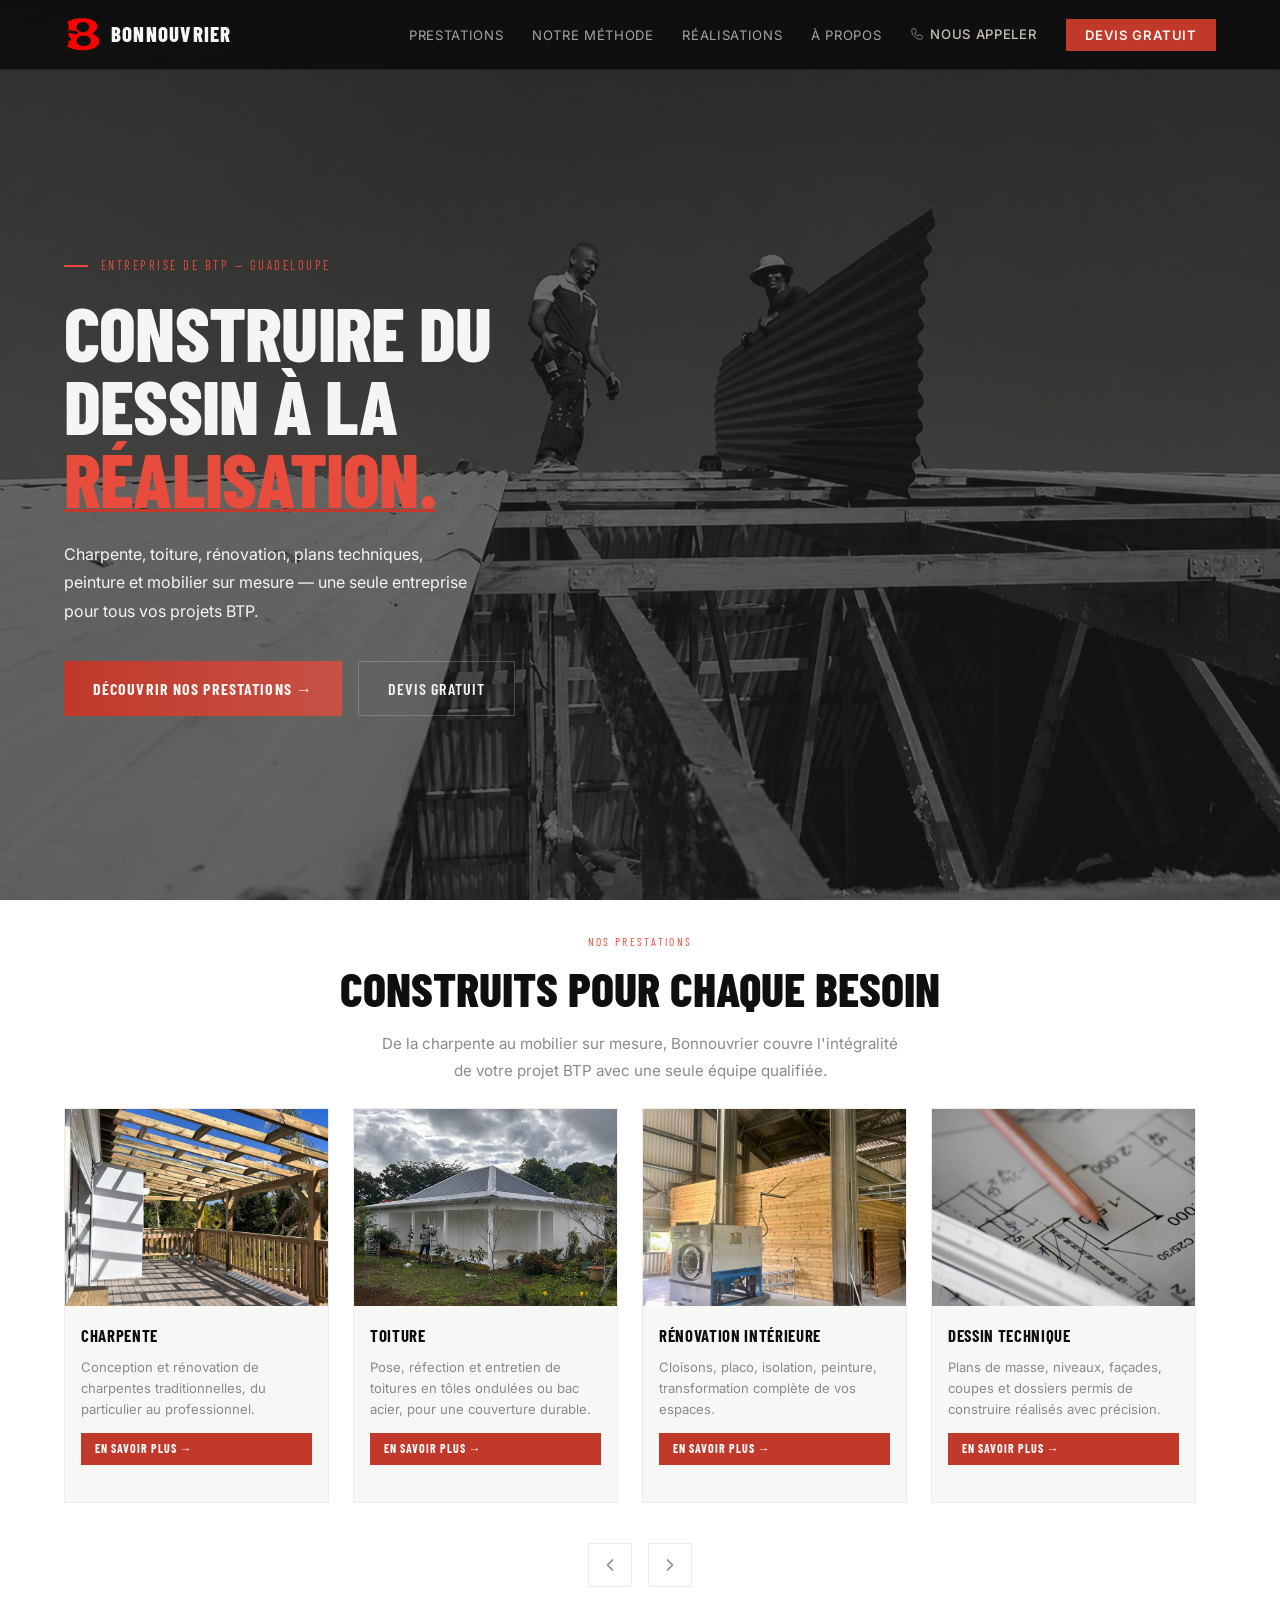
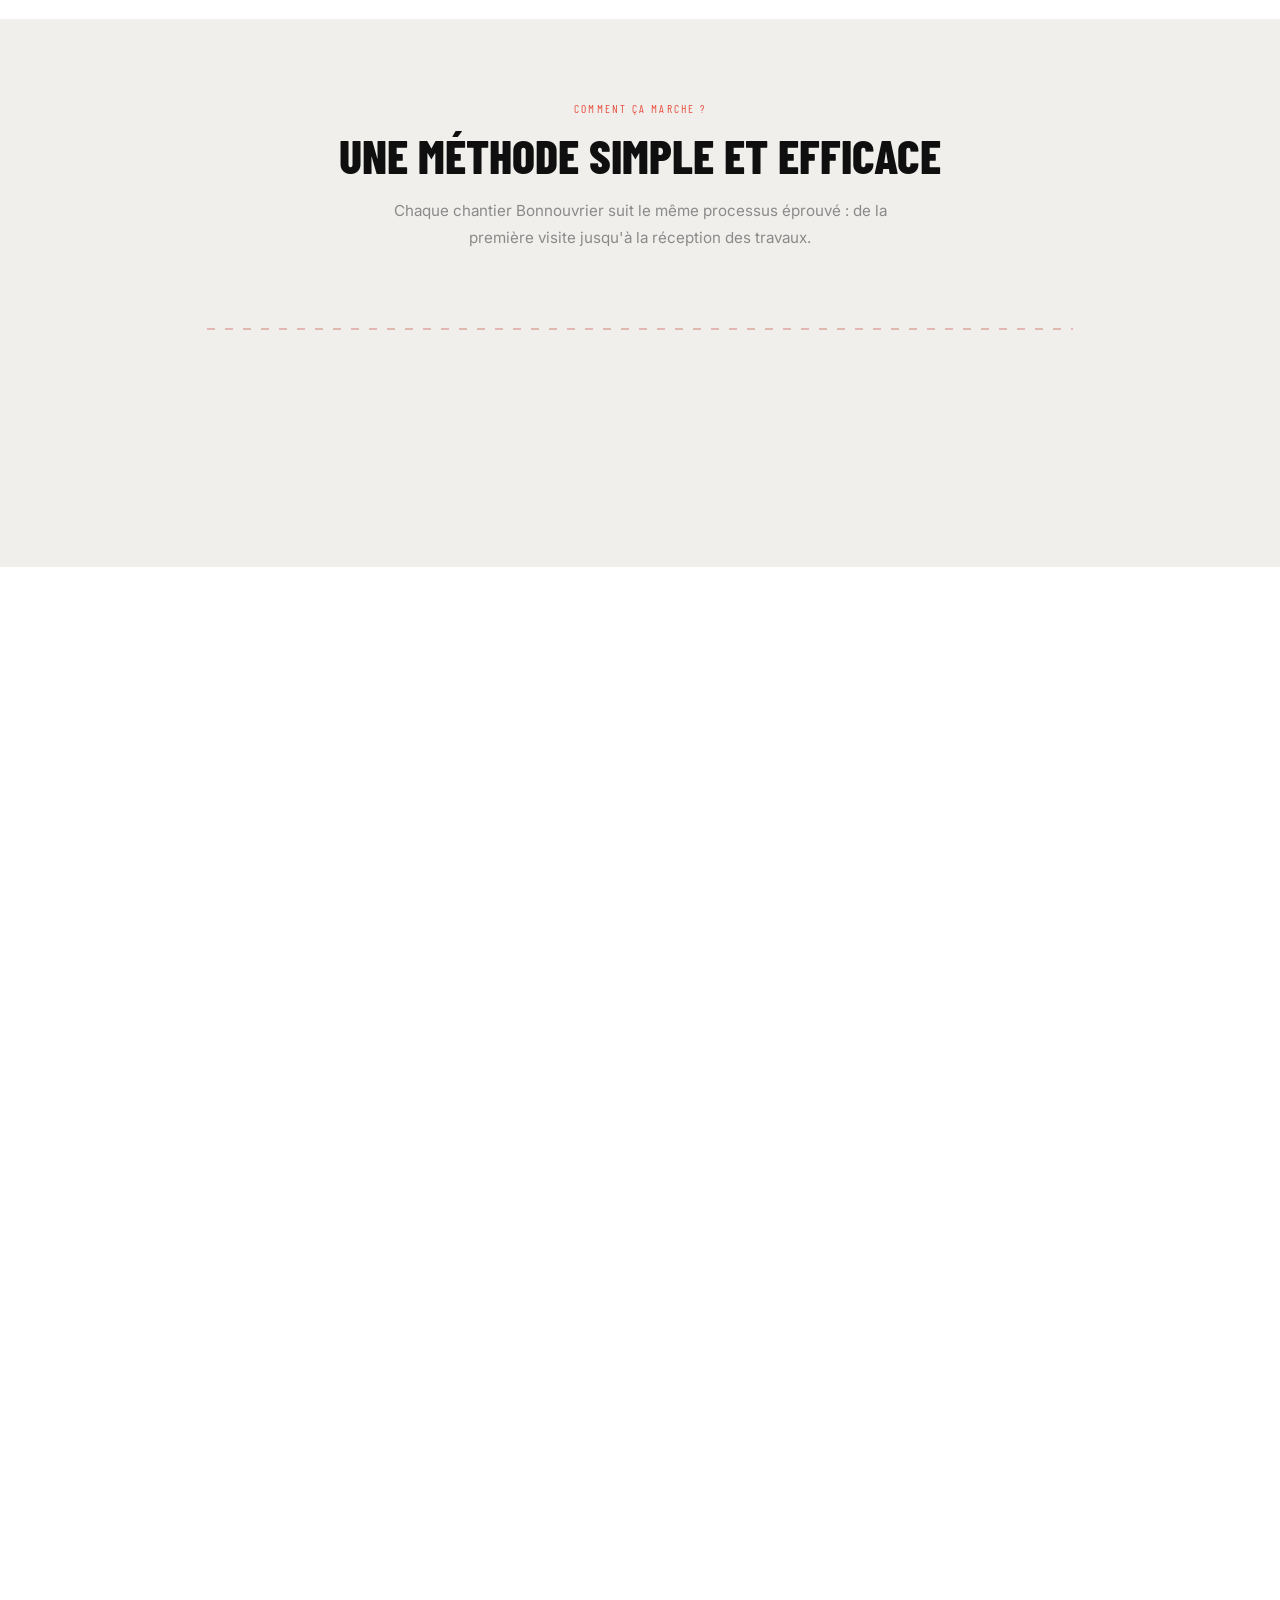
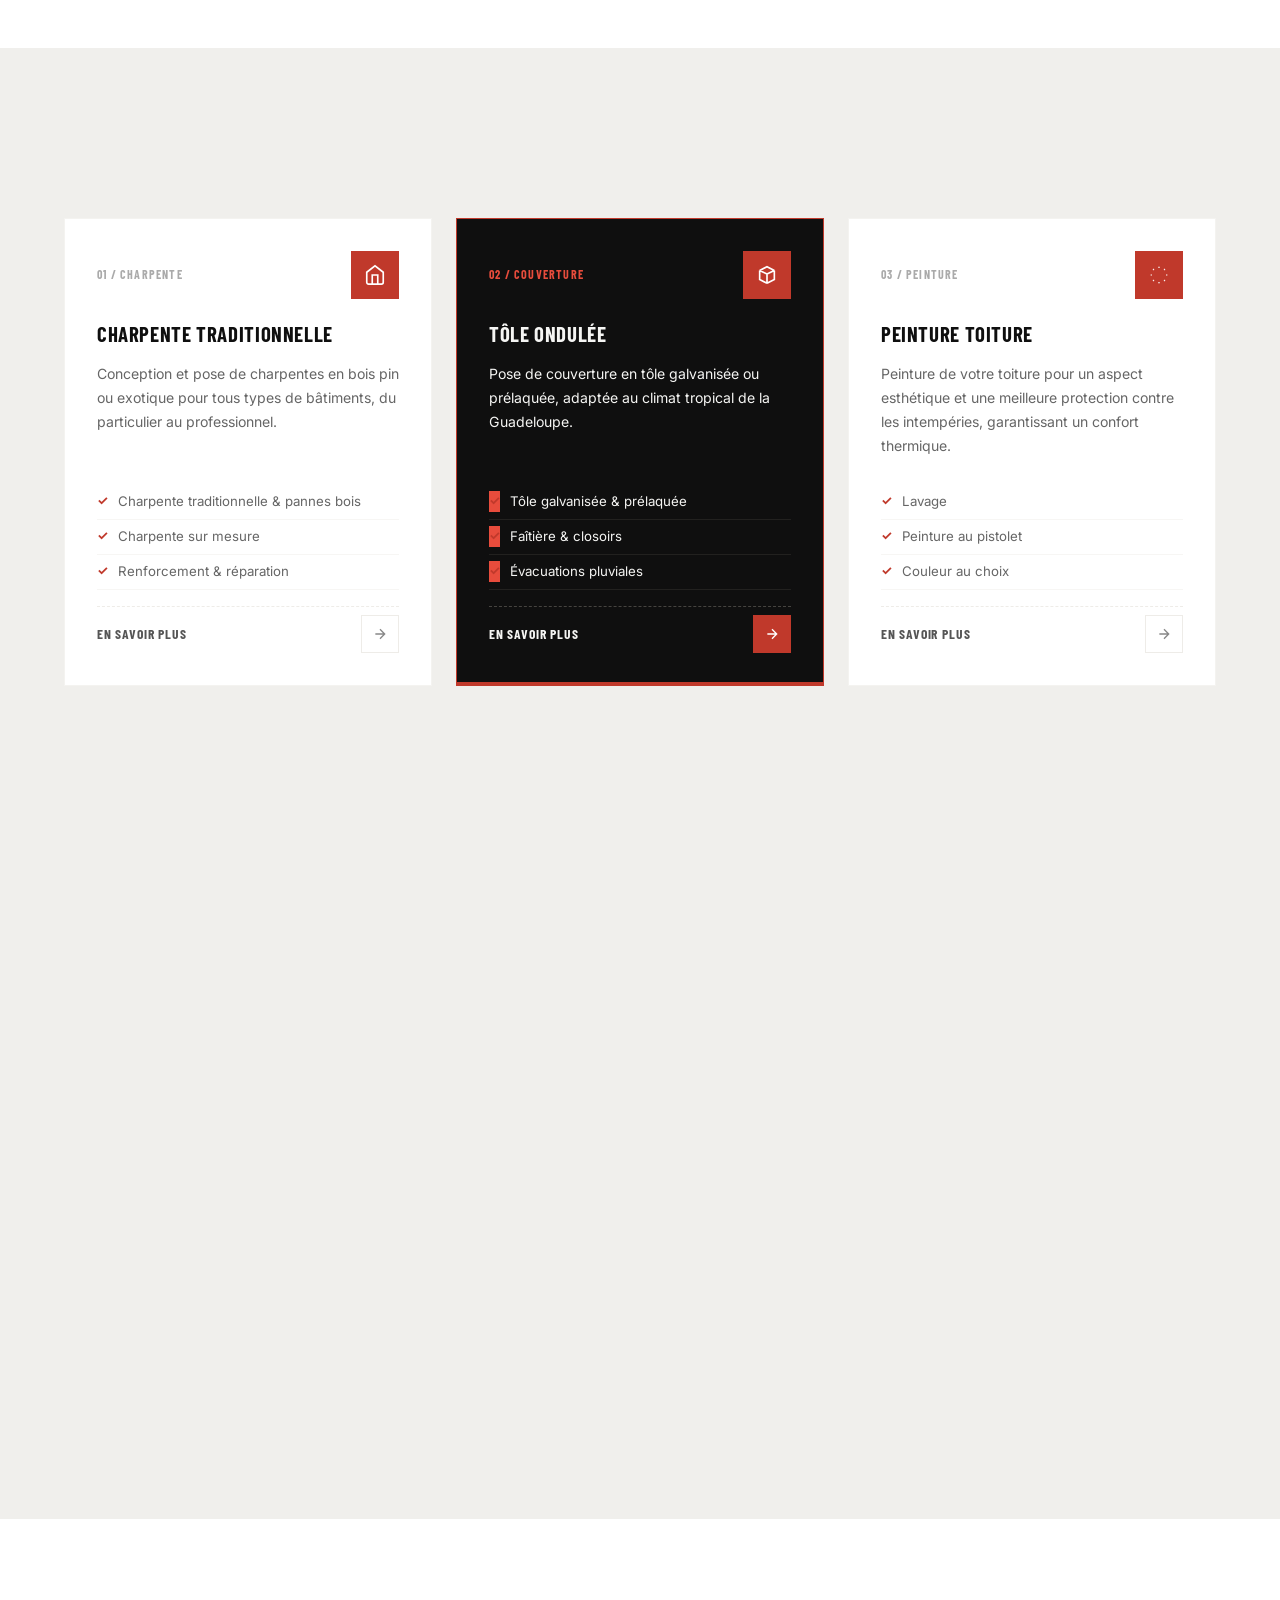
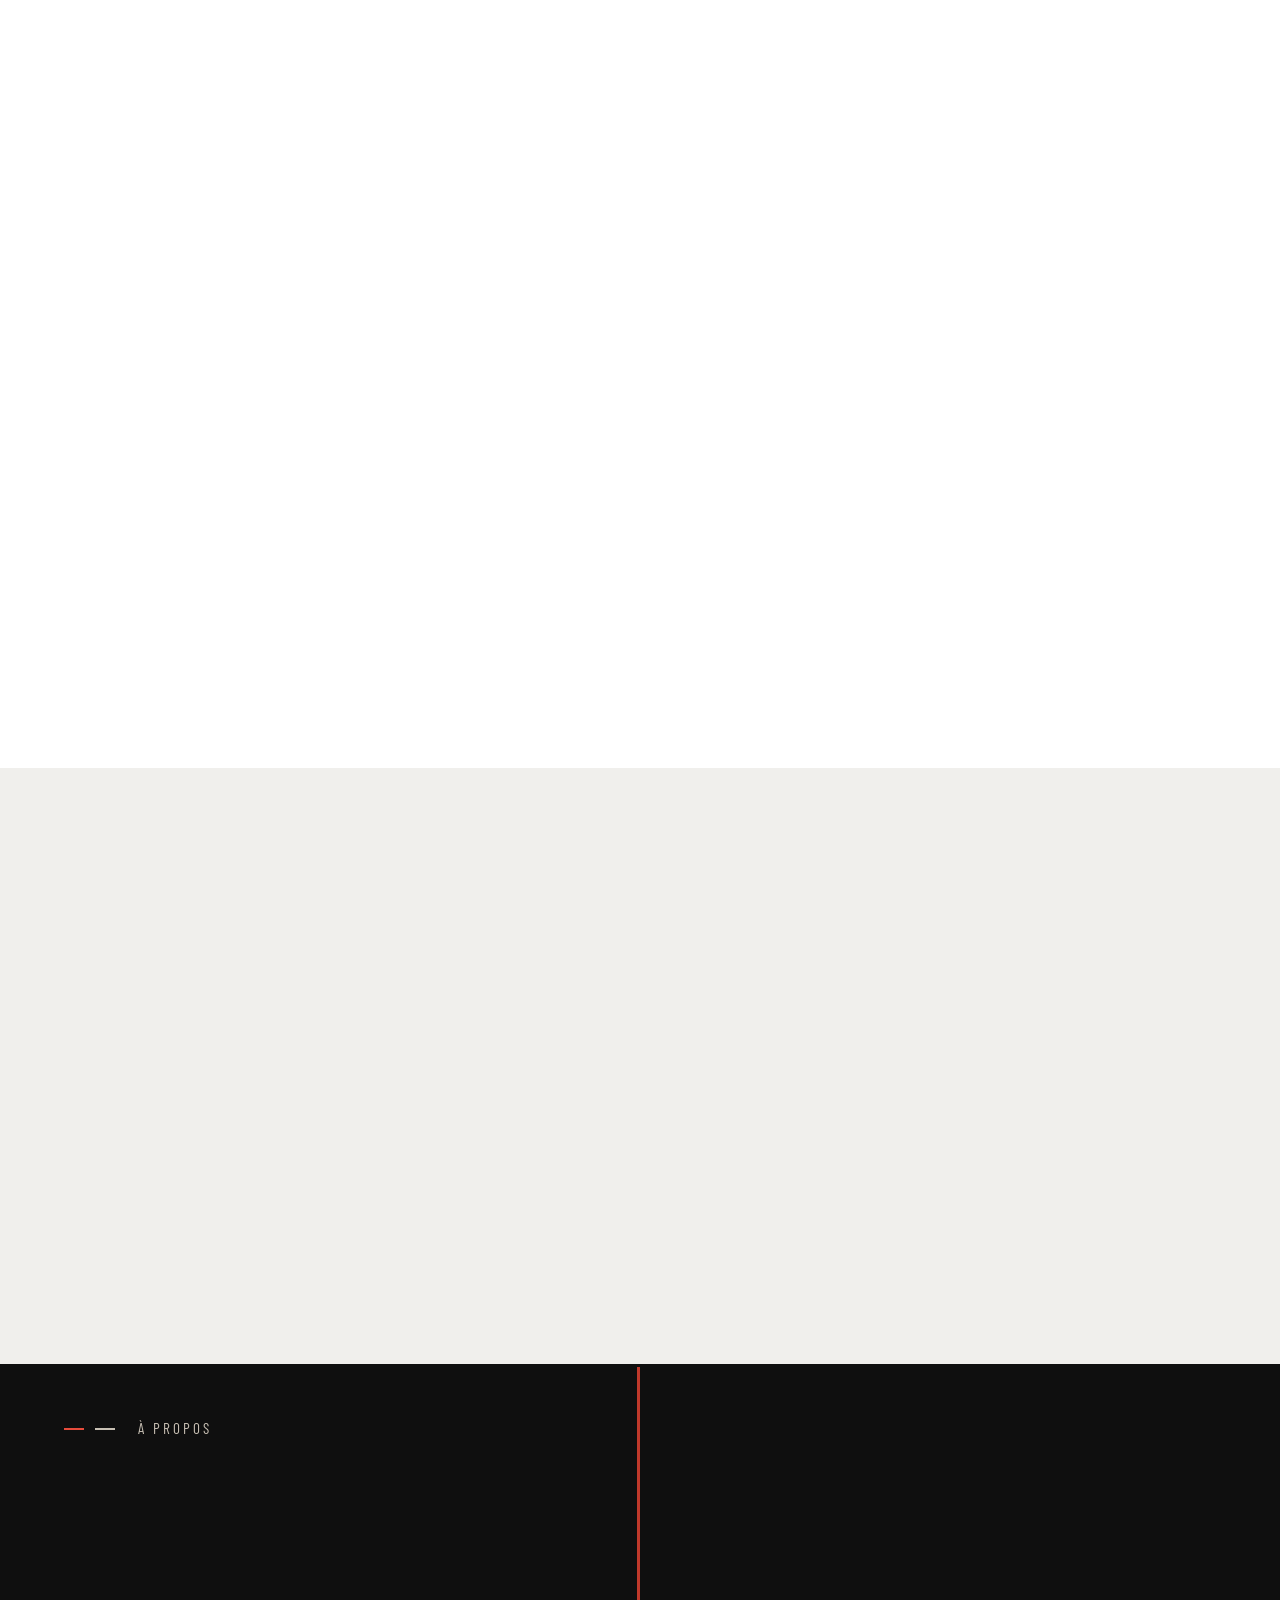
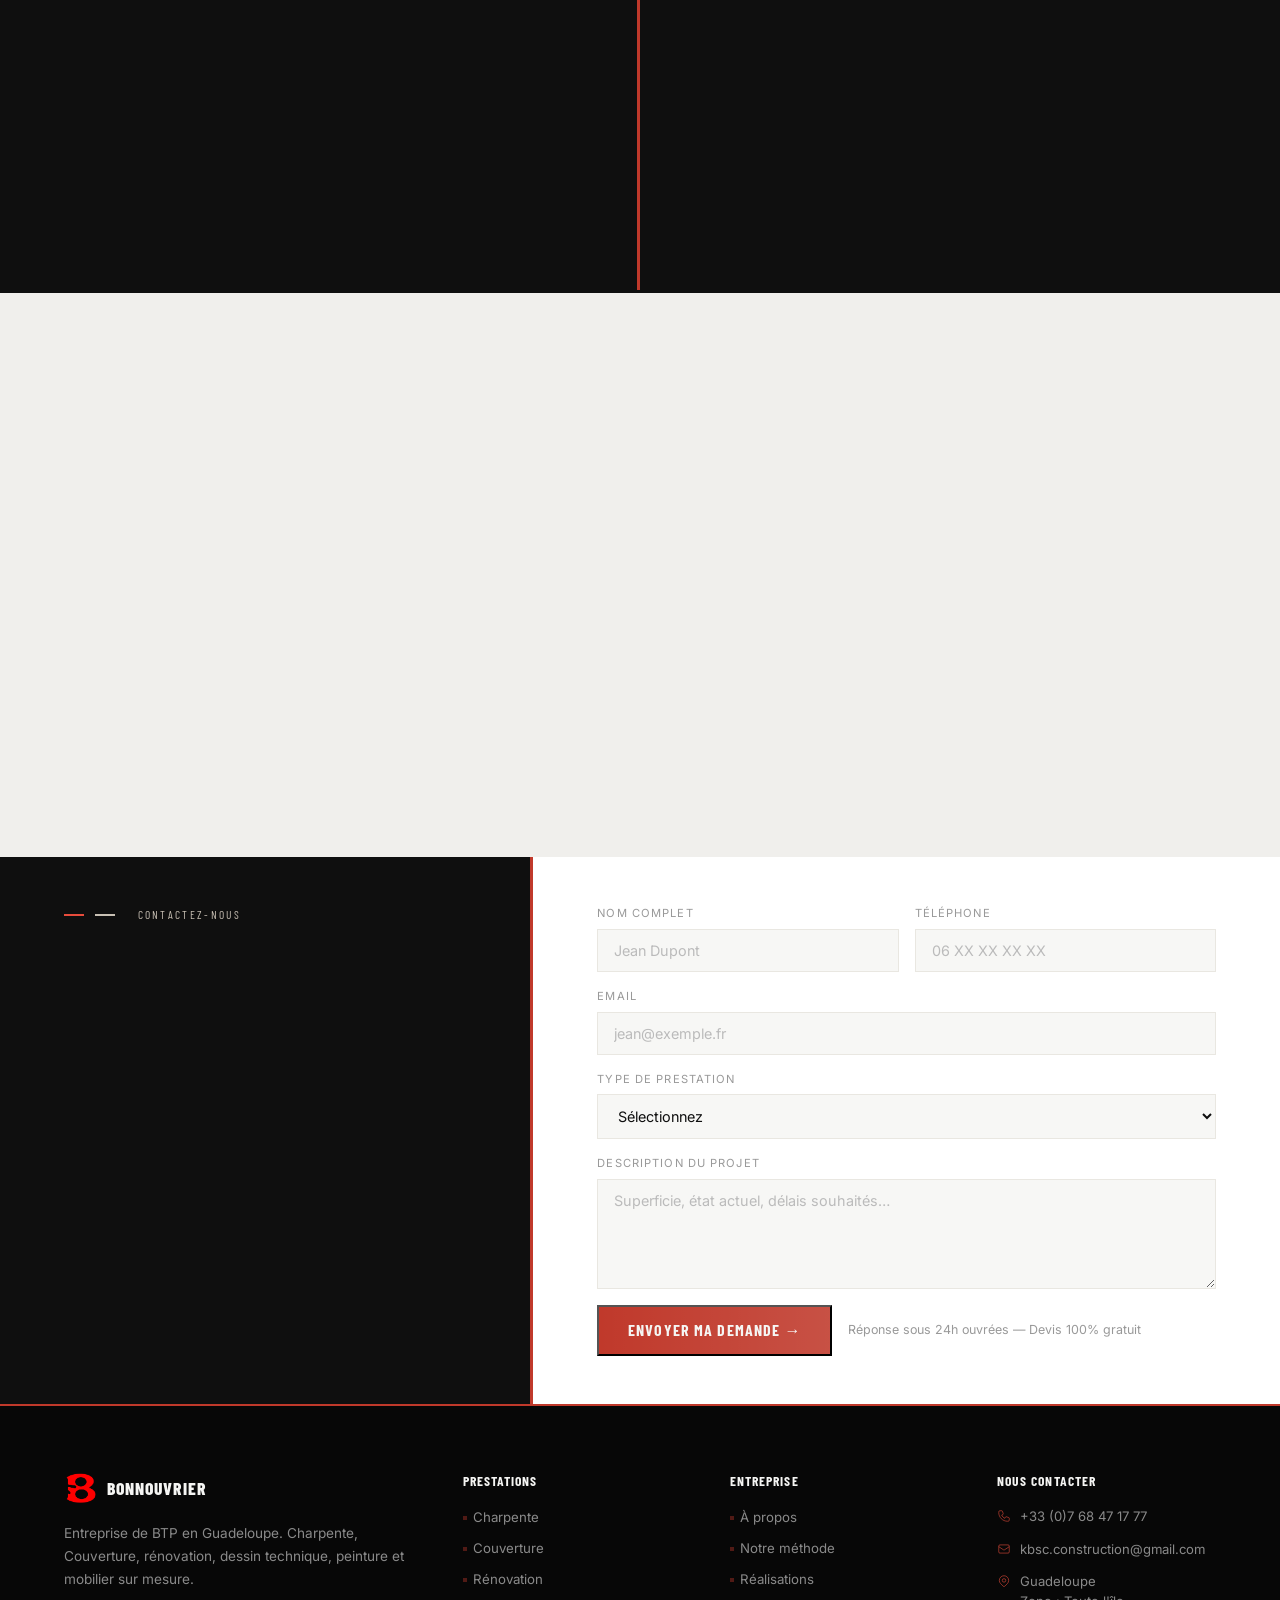
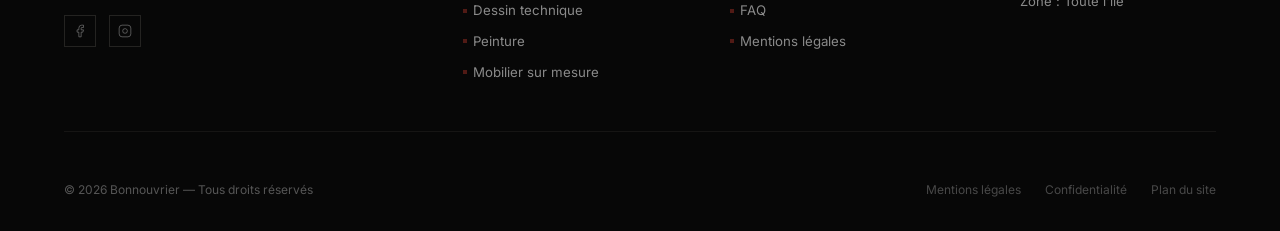
<file: index.html>
<!DOCTYPE html>
<html lang="fr">
<head>
  <meta charset="UTF-8"/>
  <meta name="viewport" content="width=device-width, initial-scale=1.0"/>
  <meta name="description" content="Bonnouvrier — Entreprise BTP en Guadeloupe. Charpente, toiture, rénovation, dessin technique, peinture et mobilier sur mesure."/>
  <meta name="keywords" content="BTP Guadeloupe, charpente, toiture, rénovation, dessin technique, peinture, mobilier sur mesure"/>
  <meta name="author" content="Bonnouvrier"/>
  <meta name="format-detection" content="telephone=no"/>
  <meta property="og:title" content="Bonnouvrier – Entreprise BTP Guadeloupe"/>
  <meta property="og:description" content="Charpente, toiture, rénovation, plans techniques, peinture et mobilier sur mesure."/>
  <meta property="og:type" content="website"/>
  <meta property="og:url" content="https://bonnouvrier-construction.fr"/>
  <title>Bonnouvrier – Charpente, Toiture, Rénovation</title>
  <link rel="icon" type="image/png" href="images/logo.png"/>
  <!-- Fonts -->
  <link rel="preconnect" href="https://fonts.googleapis.com"/>
  <link rel="preconnect" href="https://fonts.gstatic.com" crossorigin/>
  <link href="https://fonts.googleapis.com/css2?family=Barlow+Condensed:wght@400;600;700;800&family=Inter:wght@300;400;500;600&display=swap" rel="stylesheet"/>
  <!-- Styles -->
  <link rel="stylesheet" href="css/style.css?v=3"/>
</head>
<body>

<!-- ══ NAV ══ -->
<nav id="main-nav">
<a href="#hero" class="nav-logo">
  <img src="images/logo.png" alt="Logo Bonnouvrier" style="height:40px;width:auto;display:block;">
  <div class="nav-logo-text">Bonnouvrier</div>
</a>
  <ul class="nav-links">
    <li><a href="#services">Prestations</a></li>
    <li><a href="#process">Notre méthode</a></li>
    <li><a href="#galerie">Réalisations</a></li>
    <li><a href="#apropos">À propos</a></li>
    <li><a href="#contact" class="nav-phone"><svg viewBox="0 0 24 24"><path d="M3 5a2 2 0 012-2h3.28a1 1 0 01.948.684l1.498 4.493a1 1 0 01-.502 1.21l-2.257 1.13a11.042 11.042 0 005.516 5.516l1.13-2.257a1 1 0 011.21-.502l4.493 1.498a1 1 0 01.684.949V19a2 2 0 01-2 2h-1C9.716 21 3 14.284 3 6V5z"/></svg> Nous appeler</a></li>
    <li><a href="#contact" class="btn-nav">Devis gratuit</a></li>
  </ul>
  <button class="hamburger" aria-label="Menu" onclick="toggleMenu()"><span></span><span></span><span></span></button>
</nav>

<!-- ══ HERO ══ -->
<section id="hero">
  <div class="hero-bg-shape"></div>
  <div class="hero-rouge-line"></div>
  <div class="hero-diamond"></div>

  <div class="hero-content">
    <p class="hero-eyebrow au">Entreprise de BTP — Guadeloupe</p>
    <h1 class="hero-h1 au d1">
      Construire du <br>Dessin à la <br><em>Réalisation.</em><br>
    </h1>
    <p class="hero-sub au d2">Charpente, toiture, rénovation, plans techniques, peinture et mobilier sur mesure — une seule entreprise pour tous vos projets BTP.</p>
    <div class="hero-btns au d3">
      <a href="#services" class="btn-primary">Découvrir nos prestations →</a>
      <a href="#contact" class="btn-ghost">Devis gratuit</a>
    </div>
  </div>
</section>

<!-- ══ SERVICES, PRESTATIONS ══ -->
<section id="services" class="section section--white">
  <div class="services-intro reveal">
    <p class="section-label">Nos prestations</p>
    <h2 class="section-title">Construits pour chaque besoin</h2>
    <p class="section-sub" style="margin:0 auto">De la charpente au mobilier sur mesure, Bonnouvrier couvre l'intégralité de votre projet BTP avec une seule équipe qualifiée.</p>
  </div>

  <div class="svc-carousel-wrap reveal">
    <div class="svc-carousel" id="svcCarousel">

      <div class="svc-card">
        <img src="images/realisation/IMG_3885.JPG" alt="Charpente" style="width:100%;aspect-ratio:4/3;object-fit:cover;display:block;transition:transform .45s"/>
        <div class="svc-card-body"><h3>Charpente</h3><p>Conception et rénovation de charpentes traditionnelles, du particulier au professionnel.</p><a href="#contact" class="svc-link">En savoir plus →</a></div>
      </div>

      <div class="svc-card">
        <img src="images/realisation/IMG_0862.JPG" alt="Toiture" style="width:100%;aspect-ratio:4/3;object-fit:cover;display:block;transition:transform .45s"/>
        <div class="svc-card-body"><h3>Toiture</h3><p>Pose, réfection et entretien de toitures en tôles ondulées ou bac acier, pour une couverture durable.</p><a href="#contact" class="svc-link">En savoir plus →</a></div>
      </div>

      <div class="svc-card">
        <img src="images/realisation/IMG_3977.jpg" alt="Rénovation intérieure" style="width:100%;aspect-ratio:4/3;object-fit:cover;display:block;transition:transform .45s"/>
        <div class="svc-card-body"><h3>Rénovation intérieure</h3><p>Cloisons, placo, isolation, peinture, transformation complète de vos espaces.</p><a href="#contact" class="svc-link">En savoir plus →</a></div>
      </div>

      <div class="svc-card">
        <img src="images/realisation/sven-mieke-fteR0e2BzKo-unsplash.jpg" alt="Dessin technique" style="width:100%;aspect-ratio:4/3;object-fit:cover;display:block;transition:transform .45s"/>
        <div class="svc-card-body"><h3>Dessin technique</h3><p>Plans de masse, niveaux, façades, coupes et dossiers permis de construire réalisés avec précision.</p><a href="#dessin-technique" class="svc-link">En savoir plus →</a></div>
      </div>

      <div class="svc-card">
        <img src="images/realisation/IMG_3542.JPG" alt="Peinture" style="width:100%;aspect-ratio:4/3;object-fit:cover;display:block;transition:transform .45s"/>
        <div class="svc-card-body"><h3>Peinture ext. &amp; int.</h3><p>Ravalement de façade, bardage, enduits décoratifs, peinture murale et traitements de protection durables.</p><a href="#peinture" class="svc-link">En savoir plus →</a></div>
      </div>

      <div class="svc-card">
        <img src="images/realisation/meubel.jpg" alt="Mobilier" style="width:100%;aspect-ratio:4/3;object-fit:cover;display:block;transition:transform .45s"/>
        <div class="svc-card-body"><h3>Mobilier sur mesure</h3><p>Bibliothèques, dressings, cuisines et meubles TV conçus et fabriqués sur mesure pour chaque espace.</p><a href="#mobilier" class="svc-link">En savoir plus →</a></div>
      </div>
        <div class="svc-card-body"><h3>Mobilier sur mesure</h3><p>Bibliothèques, dressings, cuisines et meubles TV conçus et fabriqués sur mesure pour chaque espace.</p><a href="#mobilier" class="svc-link">En savoir plus →</a></div>
      </div>

    </div>
  </div>

  <div class="svc-nav">
    <button class="svc-btn" onclick="slideSvc(-1)" aria-label="Précédent">
      <svg viewBox="0 0 24 24"><path d="M15 18l-6-6 6-6"/></svg>
    </button>
    <button class="svc-btn" onclick="slideSvc(1)" aria-label="Suivant">
      <svg viewBox="0 0 24 24"><path d="M9 18l6-6-6-6"/></svg>
    </button>
  </div>

</section>

<!-- ══ COMMENT ÇA MARCHE ══ -->
<section id="process" class="section section--light">
  <div class="process-intro reveal">
    <p class="section-label">Comment ça marche ?</p>
    <h2 class="section-title">Une méthode simple et efficace</h2>
    <p class="section-sub" style="margin:0 auto .5rem">Chaque chantier Bonnouvrier suit le même processus éprouvé : de la première visite jusqu'à la réception des travaux.</p>
  </div>
  <div class="process-steps" style="margin-top:3rem">
    <div class="proc-step reveal">
      <div class="proc-circle"><svg viewBox="0 0 24 24"><path d="M9 5H7a2 2 0 00-2 2v12a2 2 0 002 2h10a2 2 0 002-2V7a2 2 0 00-2-2h-2M9 5a2 2 0 002 2h2a2 2 0 002-2M9 5a2 2 0 012-2h2a2 2 0 012 2"/></svg><div class="proc-num">1</div></div>
      <h4>Contact &amp; devis</h4>
      <p>Prise de contact, visite du site et établissement d'un devis détaillé et gratuit sous 24h.</p>
    </div>
    <div class="proc-step reveal d1">
      <div class="proc-circle"><svg viewBox="0 0 24 24"><path d="M15.232 5.232l3.536 3.536m-2.036-5.036a2.5 2.5 0 113.536 3.536L6.5 21.036H3v-3.572L16.732 3.732z"/></svg><div class="proc-num">2</div></div>
      <h4>Conception</h4>
      <p>Élaboration des plans, sélection des matériaux et validation avec le client avant démarrage.</p>
    </div>
    <div class="proc-step reveal d2">
      <div class="proc-circle"><svg viewBox="0 0 24 24"><path d="M19 21V5a2 2 0 00-2-2H7a2 2 0 00-2 2v16m14 0h2m-2 0h-5m-9 0H3m2 0h5M9 7h1m-1 4h1m4-4h1m-1 4h1m-5 10v-5a1 1 0 011-1h2a1 1 0 011 1v5m-4 0h4"/></svg><div class="proc-num">3</div></div>
      <h4>Réalisation</h4>
      <p>Exécution des travaux par notre équipe qualifiée, dans le respect du planning et des délais convenus.</p>
    </div>
    <div class="proc-step reveal d3">
      <div class="proc-circle"><svg viewBox="0 0 24 24"><path d="M10.325 4.317c.426-1.756 2.924-1.756 3.35 0a1.724 1.724 0 002.573 1.066c1.543-.94 3.31.826 2.37 2.37a1.724 1.724 0 001.065 2.572c1.756.426 1.756 2.924 0 3.35a1.724 1.724 0 00-1.066 2.573c.94 1.543-.826 3.31-2.37 2.37a1.724 1.724 0 00-2.572 1.065c-.426 1.756-2.924 1.756-3.35 0a1.724 1.724 0 00-2.573-1.066c-1.543.94-3.31-.826-2.37-2.37a1.724 1.724 0 00-1.065-2.572c-1.756-.426-1.756-2.924 0-3.35a1.724 1.724 0 001.066-2.573c-.94-1.543.826-3.31 2.37-2.37.996.608 2.296.07 2.572-1.065z"/><path d="M15 12a3 3 0 11-6 0 3 3 0 016 0z"/></svg><div class="proc-num">4</div></div>
      <h4>Suivi &amp; contrôle</h4>
      <p>Contrôle qualité régulier, communication transparente et ajustements si nécessaire en cours de chantier.</p>
    </div>
    <div class="proc-step reveal d4">
      <div class="proc-circle"><svg viewBox="0 0 24 24"><path d="M9 12l2 2 4-4m6 2a9 9 0 11-18 0 9 9 0 0118 0z"/></svg><div class="proc-num">5</div></div>
      <h4>Réception</h4>
      <p>Livraison du chantier, inspection finale avec le client et signature du PV de réception.</p>
    </div>
  </div>
</section>

<!-- ══ RÉALISATIONS NOS CHANTIERS ══ -->
<section id="galerie" class="section section--white">
  <div class="galerie-header reveal">
    <div>
      <p class="section-label">Nos chantiers</p>
      <h2 class="section-title">Résultats concrets.</h2>
    </div>
    <a href="#contact" class="btn-outline">Voir tous les projets →</a>
  </div>
  <div class="galerie-grid">
    <div class="gal-item reveal">
      <img src="images/realisation/IMG_3681.jpg" alt="Charpente" style="width:100%;aspect-ratio:4/3;object-fit:cover;display:block;transition:transform .45s"/>
      <div class="gal-footer"><h4>Rénovation toiture complète</h4><div style="display:flex;align-items:center;justify-content:space-between;margin-bottom:.3rem"><span class="gal-tag">Toiture</span><span style="font-size:.75rem;color:#999">Abymes, Guadeloupe</span></div><p>Remplacement complet de la couverture tôles ondulées sur maison individuelle de 120 m².</p></div>
    </div>
    <div class="gal-item reveal d1">
    <img src="images/realisation/IMG_3753.JPG" alt="Charpente" style="width:100%;aspect-ratio:4/3;object-fit:cover;display:block;transition:transform .45s"/>
      <div class="gal-footer"><h4>Charpente traditionnelle</h4><div style="display:flex;align-items:center;justify-content:space-between;margin-bottom:.3rem"><span class="gal-tag">Parquet</span><span style="font-size:.75rem;color:#999">Petit-Bourg, Guadeloupe</span></div><p>Réalisation de la pose d'un parquet en bois massif pour villa.</p></div>
    </div>
    <div class="gal-item reveal d2">
    <img src="images/realisation/IMG_3718.JPG" alt="Rénovation" style="width:100%;aspect-ratio:4/3;object-fit:cover;display:block;transition:transform .45s"/>
      <div class="gal-footer"><h4>Deck Bois exotique</h4><div style="display:flex;align-items:center;justify-content:space-between;margin-bottom:.3rem"><span class="gal-tag">Rénovation</span><span style="font-size:.75rem;color:#999">Petit-Bourg, Guadeloupe</span></div><p>Réalisation deck en IPE bois exotique sur lambourde IPN composite spa de 20 m².</p></div>
    </div>
    <div class="gal-item reveal">
      <img src="images/realisation/IMG_4431.JPG" alt="Peinture extérieure" style="width:100%;aspect-ratio:4/3;object-fit:cover;display:block;transition:transform .45s"/>
      <div class="gal-footer"><h4>Ravalement de façade</h4><div style="display:flex;align-items:center;justify-content:space-between;margin-bottom:.3rem"><span class="gal-tag">Peinture ext.</span><span style="font-size:.75rem;color:#999">Convenance, Guadeloupe</span></div><p>Lavage traitement façade<br>Peinture sur bardage bois.</p></div>
    </div>
    <div class="gal-item reveal d1">
      <img src="images/realisation/IMG_3547.JPG" alt="Mobilier" style="width:100%;aspect-ratio:4/3;object-fit:cover;display:block;transition:transform .45s"/>
      <div class="gal-footer"><h4>Bibliothèque sur mesure</h4><div style="display:flex;align-items:center;justify-content:space-between;margin-bottom:.3rem"><span class="gal-tag">Mobilier</span><span style="font-size:.75rem;color:#999">Convenance, Guadeloupe</span></div><p>Meuble de rangement enfant sur mesure avec finition en peinture laqué pour structure micro-crèche.</p></div>
    </div>
    <div class="gal-item reveal d2">
      <img src="images/realisation/IMG_3137.JPG" alt="Construction" style="width:100%;aspect-ratio:4/3;object-fit:cover;display:block;transition:transform .45s"/>
      <div class="gal-footer"><h4>Dossier permis de construire</h4><div style="display:flex;align-items:center;justify-content:space-between;margin-bottom:.3rem"><span class="gal-tag">Dessin + Construction.</span><span style="font-size:.75rem;color:#999">Gosier, Guadeloupe</span></div><p>Plans complets (masse, niveaux, façades, coupes) pour extension de maison de 35 m².</p></div>
    </div>
  </div>
</section>

<!-- ══ CHARPENTE & TOITURE ══ -->
<section id="charpente-toiture" class="section section--light">
  <div class="ct-header reveal">
    <div>
      <p class="section-label">Structure &amp; couverture</p>
      <h2 class="section-title">Charpente &amp; Toiture</h2>
    </div>
    <div class="ct-nav">
      <button class="ct-btn" onclick="slideCt(-1)">
        <svg viewBox="0 0 24 24" fill="none" stroke="currentColor" stroke-width="2" stroke-linecap="round" stroke-linejoin="round"><polyline points="15 18 9 12 15 6"/></svg>
      </button>
      <button class="ct-btn" onclick="slideCt(1)">
        <svg viewBox="0 0 24 24" fill="none" stroke="currentColor" stroke-width="2" stroke-linecap="round" stroke-linejoin="round"><polyline points="9 18 15 12 9 6"/></svg>
      </button>
    </div>
  </div>

  <!-- ══ CARD CHARPENTE ══ -->
  <div class="ct-carousel-wrap">
    <div class="ct-carousel" id="ctCarousel">

      <div class="ct-card">
        <div class="ct-card-top">
          <span class="ct-num">01 / Charpente</span>
          <div class="ct-icon">
            <svg viewBox="0 0 24 24" fill="none" stroke="#fff" stroke-width="1.8"><path d="M3 9l9-7 9 7v11a2 2 0 01-2 2H5a2 2 0 01-2-2V9z"/><path d="M9 22V12h6v10"/></svg>
          </div>
        </div>
        <h4>Charpente traditionnelle</h4>
        <p>Conception et pose de charpentes en bois pin ou exotique pour tous types de bâtiments, du particulier au professionnel.</p>
        <ul class="ct-list">
          <li>Charpente traditionnelle &amp; pannes bois</li>
          <li>Charpente sur mesure</li>
          <li>Renforcement &amp; réparation</li>
        </ul>
        <div class="ct-card-footer">
          <span>En savoir plus</span>
          <a href="#contact" class="ct-arrow">
            <svg viewBox="0 0 24 24" fill="none" stroke="currentColor" stroke-width="2"><path d="M5 12h14M12 5l7 7-7 7"/></svg>
          </a>
        </div>
      </div>

      <!-- ══ CARD COUVERTURE ══ -->
      <div class="ct-card ct-card--active">
        <div class="ct-card-top">
          <span class="ct-num">02 / Couverture</span>
          <div class="ct-icon">
            <svg viewBox="0 0 24 24" fill="none" stroke="#fff" stroke-width="1.8"><path d="M20 7l-8-4-8 4m16 0l-8 4m8-4v10l-8 4m0-10L4 7m8 4v10M4 7v10l8 4"/></svg>
          </div>
        </div>
        <h4>Tôle ondulée</h4>
        <p>Pose de couverture en tôle galvanisée ou prélaquée, adaptée au climat tropical de la Guadeloupe.</p>
        <ul class="ct-list">
          <li>Tôle galvanisée &amp; prélaquée</li>
          <li>Faîtière &amp; closoirs</li>
          <li>Évacuations pluviales</li>
        </ul>
        <div class="ct-card-footer">
          <span>En savoir plus</span>
          <a href="#contact" class="ct-arrow ct-arrow--active">
            <svg viewBox="0 0 24 24" fill="none" stroke="currentColor" stroke-width="2"><path d="M5 12h14M12 5l7 7-7 7"/></svg>
          </a>
        </div>
      </div>
      
      <!-- ══ CARD PEINTURE TOITURE ══ -->
      <div class="ct-card">
        <div class="ct-card-top">
          <span class="ct-num">03 / PEINTURE</span>
          <div class="ct-icon">
            <svg viewBox="0 0 24 24" fill="none" stroke="#fff" stroke-width="1.8"><path d="M12 3v1m0 16v1m9-9h-1M4 12H3m15.364-6.364l-.707.707M6.343 17.657l-.707.707m12.728 0l-.707-.707M6.343 6.343l-.707-.707"/></svg>
          </div>
        </div>
        <h4>Peinture toiture</h4>
        <p>Peinture de votre toiture pour un aspect esthétique et une meilleure protection contre les intempéries, garantissant un confort thermique.</p>
        <ul class="ct-list">
          <li>Lavage</li>
          <li>Peinture au pistolet</li>
          <li>Couleur au choix</li>
        </ul>
        <div class="ct-card-footer">
          <span>En savoir plus</span>
          <a href="#contact" class="ct-arrow">
            <svg viewBox="0 0 24 24" fill="none" stroke="currentColor" stroke-width="2"><path d="M5 12h14M12 5l7 7-7 7"/></svg>
          </a>
        </div>
      </div>

      <!-- ══ CARD ISOLATION ══ -->
      <div class="ct-card ct-card--active">
        <div class="ct-card-top">
          <span class="ct-num">04 / Isolation</span>
          <div class="ct-icon">
            <svg viewBox="0 0 24 24" fill="none" stroke="#fff" stroke-width="1.8"><path d="M12 3v1m0 16v1m9-9h-1M4 12H3m15.364-6.364l-.707.707M6.343 17.657l-.707.707m12.728 0l-.707-.707M6.343 6.343l-.707-.707"/></svg>
          </div>
        </div>
        <h4>Isolation sous toiture</h4>
        <p>Pose de Polystyrene, laine de verre ou laine de roche pour un confort thermique optimal et des économies d'énergie.</p>
        <ul class="ct-list">
          <li>Polystyrene</li>
          <li>Laine de verre &amp; laine de roche</li>
          <li>Pare-vapeur &amp; pare-pluie</li>
          <li>Isolation</li>
        </ul>
        <div class="ct-card-footer">
          <span>En savoir plus</span>
          <a href="#contact" class="ct-arrow">
            <svg viewBox="0 0 24 24" fill="none" stroke="currentColor" stroke-width="2"><path d="M5 12h14M12 5l7 7-7 7"/></svg>
          </a>
        </div>
      </div>

      <!-- ══ CARD RÉNOVATION COMPLÈTE ══ -->
      <div class="ct-card">
        <div class="ct-card-top">
          <span class="ct-num">05 / Rénovation</span>
          <div class="ct-icon">
            <svg viewBox="0 0 24 24" fill="none" stroke="#fff" stroke-width="1.8"><path d="M11 4H4a2 2 0 00-2 2v14a2 2 0 002 2h14a2 2 0 002-2v-7"/><path d="M18.5 2.5a2.121 2.121 0 013 3L12 15l-4 1 1-4 9.5-9.5z"/></svg>
          </div>
        </div>
        <h4>Réfection complète</h4>
        <p>Remplacement total ou partiel de votre toiture vieillissante avec vérification complète de la charpente.</p>
        <ul class="ct-list">
          <li>Dépose &amp; évacuation</li>
          <li>Vérification charpente</li>
          <li>Pose nouvelle couverture</li>
        </ul>
        <div class="ct-card-footer">
          <span>En savoir plus</span>
          <a href="#contact" class="ct-arrow">
            <svg viewBox="0 0 24 24" fill="none" stroke="currentColor" stroke-width="2"><path d="M5 12h14M12 5l7 7-7 7"/></svg>
          </a>
        </div>
      </div>

       <!-- ══ CARD ENTRETIEN COMPLÈTE ══ -->
      <div class="ct-card ct-card--active">
        <div class="ct-card-top">
          <span class="ct-num">06 / Lavage, Entretien</span>
          <div class="ct-icon">
            <svg viewBox="0 0 24 24" fill="none" stroke="#fff" stroke-width="1.8"><path d="M9 12l2 2 4-4m5.618-4.016A11.955 11.955 0 0112 2.944a11.955 11.955 0 01-8.618 3.04A12.02 12.02 0 003 9c0 5.591 3.824 10.29 9 11.622 5.176-1.332 9-6.03 9-11.622 0-1.042-.133-2.052-.382-3.016z"/></svg>
          </div>
        </div>
        <h4>Entretien &amp; Lavage</h4>
        <p>Inspection régulière, nettoyage et traitement sans détergent de votre toiture pour prolonger sa durée de vie.</p>
        <ul class="ct-list">
          <li>Nettoyage haute pression</li>
          <li>Traitement sans détergent</li>
          <li>Serrage des fixations</li>
        </ul>
        <div class="ct-card-footer">
          <span>En savoir plus</span>
          <a href="#contact" class="ct-arrow">
            <svg viewBox="0 0 24 24" fill="none" stroke="currentColor" stroke-width="2"><path d="M5 12h14M12 5l7 7-7 7"/></svg>
          </a>
        </div>
      </div>

    </div>
  </div>
</section>

<!-- ══ DESSIN TECHNIQUE ══ -->
<section id="dessin-technique" class="detail-section section--light">
  <div class="detail-grid">
    <div>
      <p class="section-label reveal">Études technique &amp; conception</p>
      <h2 class="section-title reveal d1">Dessin technique, 3D<br>&amp; Plans de</h2>
      <div class="detail-text reveal d2">
        <p>Avant tout chantier, un bon plan fait la différence. Bonnouvrier réalise l'ensemble de vos documents techniques : de la simple déclaration préalable jusqu'au dossier de permis de construire complet.</p>
        <p>Nos plans sont <strong>précis, conformes aux normes</strong> et adaptés aux exigences de chaque PLU local. Nous intervenons en neuf comme en rénovation, pour particuliers et professionnels.</p>
      </div>
      <div class="detail-cards reveal d3">
        <div class="d-card"><div class="d-card-icon"><svg viewBox="0 0 24 24" fill="none" stroke="currentColor" stroke-width="1.5"><path d="M9 20l-5.447-2.724A1 1 0 013 16.382V5.618a1 1 0 011.447-.894L9 7m0 13l6-3m-6 3V7m6 10l4.553 2.276A1 1 0 0021 18.382V7.618a1 1 0 00-.553-.894L15 4m0 13V4m0 0L9 7"/></svg></div><div><h5>Plan de masse</h5><p>Implantation du bâtiment avec cotes et niveaux NGF.</p></div></div>
        <div class="d-card"><div class="d-card-icon"><svg viewBox="0 0 24 24" fill="none" stroke="currentColor" stroke-width="1.5"><rect x="3" y="3" width="18" height="18" rx="1"/><path d="M3 9h18M3 15h18M9 3v18M15 3v18"/></svg></div><div><h5>Plans de niveaux</h5><p>Pièces, cloisons, ouvertures et surfaces par étage.</p></div></div>
        <div class="d-card"><div class="d-card-icon"><svg viewBox="0 0 24 24" fill="none" stroke="currentColor" stroke-width="1.5"><path d="M3 12l9-9 9 9M5 10v9a1 1 0 001 1h4v-5h4v5h4a1 1 0 001-1v-9"/></svg></div><div><h5>Façades &amp; coupes</h5><p>Élévations extérieures et coupes transversales.</p></div></div>
        <div class="d-card"><div class="d-card-icon"><svg viewBox="0 0 24 24" fill="none" stroke="currentColor" stroke-width="1.5"><path d="M9 12h6m-6 4h6m2 5H7a2 2 0 01-2-2V5a2 2 0 012-2h5.586a1 1 0 01.707.293l5.414 5.414a1 1 0 01.293.707V19a2 2 0 01-2 2z"/></svg></div><div><h5>Dossier PC / DP</h5><p>Constitution et accompagnement au dépôt en mairie.</p></div></div>
      </div>
      <div style="margin-top:1.8rem" class="reveal d4">
        <a href="#contact" class="btn-primary">Demander un plan</a>
      </div>
    </div>
    <div class="reveal d1">
      <div class="detail-steps">
        <div class="d-step"><div class="d-step-num">01</div><div><h4>Relevé sur site</h4><p>Visite et prise de côtes sur place pour repartir d'une base exacte.</p></div></div>
        <div class="d-step"><div class="d-step-num">02</div><div><h4>Élaboration des plans</h4><p>Plans réalisés selon les exigences du PLU local et les normes en vigueur.</p></div></div>
        <div class="d-step"><div class="d-step-num">03</div><div><h4>Validation &amp; dépôt</h4><p>Vérification réglementaire et accompagnement au dépôt en mairie.</p></div></div>
        <div class="d-step"><div class="d-step-num">04</div><div><h4>Plans d'exécution</h4><p>Documents transmis aux artisans pour une réalisation conforme.</p></div></div>
        <div class="d-step"><div class="d-step-num">05</div><div><h4>Suivi &amp; modifications</h4><p>Mise à jour des plans tout au long du chantier si nécessaire.</p></div></div>
      </div>
    </div>
  </div>
</section>

<!-- ══ PEINTURE ══ -->
<section id="peinture" class="detail-section section--white">
  <p class="section-label reveal">Protection &amp; finition</p>
  <h2 class="section-title reveal d1">Peinture intérieure<br>&amp; extérieure</h2>
  <div class="pe-tabs reveal d2">
    <button class="pe-tab active" onclick="switchTab(this,'pe-ext')">Extérieure</button>
    <button class="pe-tab" onclick="switchTab(this,'pe-int')">Intérieure</button>
  </div>

  <div id="pe-ext" class="pe-panel active">
    <div class="pe-cards">
      <div class="pe-card reveal">
        <div class="pe-card-body"><h3>Ravalement de façade</h3><p>Nettoyage HP, traitement des fissures et application d'enduits ou peintures façade pour protéger et embellir.</p><ul class="mini-list"><li>Nettoyage haute pression</li><li>Traitement des fissures</li><li>Enduit projeté ou taloché</li><li>Peinture minérale ou acrylique</li></ul></div>
      </div>
      <div class="pe-card reveal d1">
        <div class="pe-card-body"><h3>Bardage &amp; boiseries</h3><p>Traitement et peinture des bardages bois, volets et menuiseries extérieures contre les UV et l'humidité.</p><ul class="mini-list"><li>Préparation &amp; ponçage</li><li>Lasure &amp; saturateur bois</li><li>Peinture glycéro ou acrylique</li><li>Anti-rouille sur métaux</li></ul></div>
      </div>
      <div class="pe-card reveal d2">
        <div class="pe-card-body"><h3>Traitement &amp; protection</h3><p>Hydrofuge, anti-mousse, anti-graffiti et primaires d'accrochage pour prolonger la durée de vie de vos surfaces.</p><ul class="mini-list"><li>Hydrofuge de masse &amp; surface</li><li>Anti-mousse &amp; anti-algues</li><li>Consolidant &amp; durcisseur</li><li>Traitement anti-graffiti</li></ul></div>
      </div>
    </div>
    <div class="proc-bar reveal">
      <div class="pb-step"><div class="pb-icon"><svg viewBox="0 0 24 24" fill="none" stroke="var(--rouge)" stroke-width="1.5"><path d="M15 12a3 3 0 11-6 0 3 3 0 016 0z"/><path d="M2.458 12C3.732 7.943 7.523 5 12 5c4.478 0 8.268 2.943 9.542 7-1.274 4.057-5.064 7-9.542 7-4.477 0-8.268-2.943-9.542-7z"/></svg></div><div class="pb-num">01</div><h5>Diagnostic</h5><p>Analyse du support et détection des fragilités.</p></div>
      <div class="pb-arrow">→</div>
      <div class="pb-step"><div class="pb-icon"><svg viewBox="0 0 24 24" fill="none" stroke="var(--rouge)" stroke-width="1.5"><path d="M7 16V4m0 0L3 8m4-4l4 4M17 8v12m0 0l4-4m-4 4l-4-4"/></svg></div><div class="pb-num">02</div><h5>Préparation</h5><p>Nettoyage HP, démoussage et primaire.</p></div>
      <div class="pb-arrow">→</div>
      <div class="pb-step"><div class="pb-icon"><svg viewBox="0 0 24 24" fill="none" stroke="var(--rouge)" stroke-width="1.5"><path d="M7 21a4 4 0 01-4-4V5a2 2 0 012-2h4a2 2 0 012 2v12a4 4 0 01-4 4zm0 0h12a2 2 0 002-2v-4a2 2 0 00-2-2h-2.343M11 7.343l1.657-1.657a2 2 0 012.828 0l2.829 2.829a2 2 0 010 2.828l-8.486 8.485M7 17h.01"/></svg></div><div class="pb-num">03</div><h5>Application</h5><p>2 à 3 couches selon le support.</p></div>
      <div class="pb-arrow">→</div>
      <div class="pb-step"><div class="pb-icon"><svg viewBox="0 0 24 24" fill="none" stroke="var(--rouge)" stroke-width="1.5"><path d="M9 12l2 2 4-4m6 2a9 9 0 11-18 0 9 9 0 0118 0z"/></svg></div><div class="pb-num">04</div><h5>Réception</h5><p>Inspection finale et remise de garantie.</p></div>
    </div>
  </div>

  <div id="pe-int" class="pe-panel">
    <div class="pe-cards">
      <div class="pe-card reveal">
        <div class="pe-card-body"><h3>Peinture murale</h3><p>Application soignée sur tous types de supports — plâtre, béton, placo — en finition mate, satinée ou brillante.</p><ul class="mini-list"><li>Préparation &amp; rebouchage</li><li>Impression &amp; sous-couche</li><li>Peinture acrylique ou glycéro</li><li>Peinture cuisine/salle de bain</li></ul></div>
      </div>
      <div class="pe-card reveal d1">
        <div class="pe-card-body"><h3>Enduits &amp; textures</h3><p>Béton ciré, stuc vénitien, badigeons à la chaux et enduits décoratifs pour des intérieurs singuliers.</p><ul class="mini-list"><li>Enduit à la chaux</li><li>Béton ciré mural</li><li>Stuc vénitien</li><li>Badigeon &amp; lavis</li></ul></div>
      </div>
      <div class="pe-card reveal d2">
        <div class="pe-card-body"><h3>Plafonds &amp; boiseries</h3><p>Peinture des plafonds, moulures, plinthes et menuiseries intérieures pour une finition homogène dans chaque pièce.</p><ul class="mini-list"><li>Plafonds peints ou tendus</li><li>Moulures &amp; corniches</li><li>Escaliers &amp; boiseries</li><li>Vernis &amp; cires sur bois</li></ul></div>
      </div>
    </div>
    <div class="proc-bar reveal">
      <div class="pb-step"><div class="pb-icon"><svg viewBox="0 0 24 24" fill="none" stroke="var(--rouge)" stroke-width="1.5"><path d="M9 5H7a2 2 0 00-2 2v12a2 2 0 002 2h10a2 2 0 002-2V7a2 2 0 00-2-2h-2M9 5a2 2 0 002 2h2a2 2 0 002-2M9 5a2 2 0 012-2h2a2 2 0 012 2"/></svg></div><div class="pb-num">01</div><h5>Devis &amp; choix</h5><p>Visite, conseil couleur et sélection des produits.</p></div>
      <div class="pb-arrow">→</div>
      <div class="pb-step"><div class="pb-icon"><svg viewBox="0 0 24 24" fill="none" stroke="var(--rouge)" stroke-width="1.5"><path d="M4 6h16M4 10h16M4 14h16M4 18h16"/></svg></div><div class="pb-num">02</div><h5>Protection</h5><p>Mise en place des protections sol, meubles et huisseries.</p></div>
      <div class="pb-arrow">→</div>
      <div class="pb-step"><div class="pb-icon"><svg viewBox="0 0 24 24" fill="none" stroke="var(--rouge)" stroke-width="1.5"><path d="M15.232 5.232l3.536 3.536m-2.036-5.036a2.5 2.5 0 113.536 3.536L6.5 21.036H3v-3.572L16.732 3.732z"/></svg></div><div class="pb-num">03</div><h5>Application</h5><p>Préparation des supports et couches de finition.</p></div>
      <div class="pb-arrow">→</div>
      <div class="pb-step"><div class="pb-icon"><svg viewBox="0 0 24 24" fill="none" stroke="var(--rouge)" stroke-width="1.5"><path d="M5 13l4 4L19 7"/></svg></div><div class="pb-num">04</div><h5>Finition</h5><p>Retouches, nettoyage et réception avec le client.</p></div>
    </div>
  </div>
</section>

<!-- ══ MOBILIER ══ -->
<section id="mobilier" class="detail-section section--light">
  <div style="display:grid;grid-template-columns:1fr 1fr;gap:5rem;align-items:start">
    <div>
      <p class="section-label reveal">Création unique</p>
      <h2 class="section-title reveal d1">Mobilier<br>sur mesure</h2>
      <div class="detail-text reveal d2">
        <p>Parce que chaque espace est unique, Bonnouvrier conçoit et fabrique du mobilier sur mesure adapté à vos dimensions, vos usages et votre style.</p>
        <p>Du simple meuble TV à la bibliothèque murale intégrée, chaque pièce est <strong>pensée, fabriquée et posée</strong> par notre équipe. Bois massif, MDF laqué, contreplaqué ou mélaminé — nous sélectionnons le matériau adapté à chaque projet.</p>
      </div>
      <div class="detail-tags reveal d3">
        <span class="dtag">Bois massif</span>
        <span class="dtag">MDF laqué</span>
        <span class="dtag">Contreplaqué</span>
        <span class="dtag">Métal &amp; bois</span>
        <span class="dtag">Chêne</span>
        <span class="dtag">Noyer</span>
        <span class="dtag">Hêtre</span>
      </div>
      <div style="margin-top:1.8rem" class="reveal d4">
        <a href="#contact" class="btn-primary">Demander un devis</a>
      </div>
</div>
  <div class="mob-grid reveal" style="margin-top:3rem">
    <div class="mob-item">
      <div class="mob-icon"><svg viewBox="0 0 24 24"><path d="M3 12h18M3 6h18M3 18h18"/><rect x="2" y="4" width="20" height="16" rx="1"/></svg></div>
      <h4>Bibliothèques &amp; étagères</h4>
      <p>Murs entiers aménagés, niches intégrées et étagères flottantes pour optimiser chaque centimètre.</p>
    </div>
    <div class="mob-item">
      <div class="mob-icon"><svg viewBox="0 0 24 24"><rect x="2" y="7" width="20" height="14" rx="1"/><path d="M16 7V5a2 2 0 00-2-2h-4a2 2 0 00-2 2v2"/><line x1="12" y1="12" x2="12" y2="16"/></svg></div>
      <h4>Dressings &amp; placards</h4>
      <p>Systèmes de rangement intégrés, penderies, tiroirs et espaces optimisés selon votre mode de vie.</p>
    </div>
    <div class="mob-item">
      <div class="mob-icon"><svg viewBox="0 0 24 24"><path d="M3 9l9-7 9 7v11a2 2 0 01-2 2H5a2 2 0 01-2-2z"/><polyline points="9 22 9 12 15 12 15 22"/></svg></div>
      <h4>Meubles TV &amp; séjour</h4>
      <p>Buffets, meubles TV, bancs d'entrée et consoles adaptés à votre espace et à vos équipements.</p>
    </div>
    <div class="mob-item">
      <div class="mob-icon"><svg viewBox="0 0 24 24"><path d="M4 7h16M4 12h16M4 17h7"/><path d="M15 13.5V19a1 1 0 001 1h3a1 1 0 001-1v-5.5M15 13.5h6"/></svg></div>
      <h4>Cuisines aménagées</h4>
      <p>Conception et pose de cuisines équipées sur mesure, des façades aux plans de travail.</p>
    </div>
  </div>
</section>

<!-- ══ À PROPOS ══ -->
<section id="apropos" style="padding:0">
  <div class="ap-left">
    <p class="section-label" style="color:var(--ardoise)"><span style="background:var(--ardoise);display:inline-block;width:20px;height:2px;margin-right:.7rem;vertical-align:middle"></span>À propos</p>
    <h2 class="section-title reveal">Un artisan<br>de confiance</h2>
    <div class="reveal d1">
      <p>Bonnouvrier est une entreprise familiale ancrée en Guadeloupe, portée par des valeurs simples : qualité de l'ouvrage, respect des délais et transparence avec chaque client.</p>
      <p>De la charpente au mobilier sur mesure, nous couvrons l'intégralité de votre projet BTP avec une seule équipe — des artisans qualifiés qui connaissent leur métier et en sont fiers.</p>
      <p>Chaque projet est traité avec le même engagement : matériaux sélectionnés, suivi personnalisé et livraison dans les règles de l'art.</p>
    </div>
  </div>
  <div class="ap-right">
    <div class="ap-card reveal">
      <div class="ap-row"><div class="ap-icon"><svg viewBox="0 0 24 24" stroke-width="1.5"><path d="M9 12l2 2 4-4m5.618-4.016A11.955 11.955 0 0112 2.944a11.955 11.955 0 01-8.618 3.04A12.02 12.02 0 003 9c0 5.591 3.824 10.29 9 11.622 5.176-1.332 9-6.03 9-11.622 0-1.042-.133-2.052-.382-3.016z"/></svg></div><div><h4>Garantie décennale</h4><p>Tous nos travaux couverts par une assurance décennale et RC professionnelle.</p></div></div>
      <div class="ap-row"><div class="ap-icon"><svg viewBox="0 0 24 24" stroke-width="1.5"><path d="M17 20h5v-2a3 3 0 00-5.356-1.857M17 20H7m10 0v-2c0-.656-.126-1.283-.356-1.857M7 20H2v-2a3 3 0 015.356-1.857M7 20v-2c0-.656.126-1.283.356-1.857m0 0a5.002 5.002 0 019.288 0M15 7a3 3 0 11-6 0 3 3 0 016 0z"/></svg></div><div><h4>Équipe qualifiée</h4><p>Artisans certifiés RGE et compagnons du devoir pour un travail soigné et durable.</p></div></div>
      <div class="ap-row"><div class="ap-icon"><svg viewBox="0 0 24 24" stroke-width="1.5"><path d="M8 7V3m8 4V3m-9 8h10M5 21h14a2 2 0 002-2V7a2 2 0 00-2-2H5a2 2 0 00-2 2v12a2 2 0 002 2z"/></svg></div><div><h4>Respect des délais</h4><p>Planning établi dès le départ et tenu jusqu'à la réception, sans mauvaises surprises.</p></div></div>
      <div class="ap-row"><div class="ap-icon"><svg viewBox="0 0 24 24" stroke-width="1.5"><path d="M17.657 16.657L13.414 20.9a1.998 1.998 0 01-2.827 0l-4.244-4.243a8 8 0 1111.314 0z"/><path d="M15 11a3 3 0 11-6 0 3 3 0 016 0z"/></svg></div><div><h4>Guadeloupe</h4><p>Intervention sur toute la Guadeloupe, devis gratuit dans un rayon de 50 km.</p></div></div>
    </div>
  </div>
</section>

<!-- ══ FAQ + ZONE ══ -->
<section class="section section--light">
  <div style="display:grid;grid-template-columns:1fr 1fr;gap:5rem;align-items:start" id="faq-zone">

    <!-- CTA Rouge -->
    <div class="faq-cta reveal">
      <p class="section-label">Prêt à démarrer ?</p>
      <h2>Construisons quelque chose ensemble.</h2>
      <p>Discutez de votre projet avec notre équipe et découvrez comment Bonnouvrier peut vous faire gagner du temps et de la sérénité.</p>
      <a href="#contact" class="btn-white">Devis gratuit →</a>
    </div>

    <!-- FAQ -->
    <div class="reveal d1">
      <p class="section-label">FAQ</p>
      <h2 class="section-title">Questions fréquentes</h2>
      <div class="faq-list" style="margin-top:0.5rem">
        <div class="faq-item">
          <div class="faq-q" onclick="toggleFaq(this)">Proposez-vous des devis gratuits ?<svg viewBox="0 0 24 24"><path d="M19 9l-7 7-7-7"/></svg></div>
          <div class="faq-a"><p>Oui, tous nos devis sont gratuits et sans engagement. Nous nous déplaçons sur votre chantier pour évaluer précisément les travaux à réaliser et vous remettre un devis détaillé sous 24 à 48h.</p></div>
        </div>
        <div class="faq-item">
          <div class="faq-q" onclick="toggleFaq(this)">Êtes-vous couverts par une garantie décennale ?<svg viewBox="0 0 24 24"><path d="M19 9l-7 7-7-7"/></svg></div>
          <div class="faq-a"><p>Oui. Tous nos travaux de construction, charpente et toiture sont couverts par notre garantie décennale et notre assurance responsabilité civile professionnelle, conformément à la législation française.</p></div>
        </div>
        <div class="faq-item">
          <div class="faq-q" onclick="toggleFaq(this)">Intervenez-vous pour les professionnels ?<svg viewBox="0 0 24 24"><path d="M19 9l-7 7-7-7"/></svg></div>
          <div class="faq-a"><p>Absolument. Nous travaillons aussi bien pour des particuliers que pour des entreprises, promoteurs, bailleurs et collectivités. Chaque projet fait l'objet d'un suivi adapté et d'une facturation professionnelle.</p></div>
        </div>
        <div class="faq-item">
          <div class="faq-q" onclick="toggleFaq(this)">Réalisez-vous les plans ET les travaux ?<svg viewBox="0 0 24 24"><path d="M19 9l-7 7-7-7"/></svg></div>
          <div class="faq-a"><p>Oui, c'est l'un de nos avantages : nous pouvons prendre en charge la conception des plans (permis de construire, déclaration préalable) ET l'exécution des travaux. Un seul interlocuteur pour tout votre projet.</p></div>
        </div>
        <div class="faq-item">
          <div class="faq-q" onclick="toggleFaq(this)">Quels délais pour démarrer un chantier ?<svg viewBox="0 0 24 24"><path d="M19 9l-7 7-7-7"/></svg></div>
          <div class="faq-a"><p>Les délais varient selon la nature et la taille du chantier. En règle générale, nous pouvons intervenir dans un délai de 2 à 6 semaines après validation du devis. Contactez-nous pour une estimation précise.</p></div>
        </div>
      </div>
    </div>

  </div>
</section>

<!-- ══ CONTACT ══ -->
<section id="contact" style="padding:0">
  <div class="contact-left">
    <p class="section-label" style="color:var(--ardoise)"><span style="background:var(--ardoise);display:inline-block;width:20px;height:2px;margin-right:.7rem;vertical-align:middle"></span>Contactez-nous</p>
    <h2 class="section-title reveal">Demande de<br>devis gratuit</h2>
    <p class="section-sub reveal d1">Décrivez votre projet et nous vous recontactons sous 24h ouvrées avec une proposition adaptée.</p>
    <div class="contact-info reveal d2">
      <div class="ci-item"><div class="ci-icon"><svg viewBox="0 0 24 24" stroke-width="1.5"><path d="M3 5a2 2 0 012-2h3.28a1 1 0 01.948.684l1.498 4.493a1 1 0 01-.502 1.21l-2.257 1.13a11.042 11.042 0 005.516 5.516l1.13-2.257a1 1 0 011.21-.502l4.493 1.498a1 1 0 01.684.949V19a2 2 0 01-2 2h-1C9.716 21 3 14.284 3 6V5z"/></svg></div><div><strong>Téléphone</strong><p><a href="tel:+33768471777" style="color:inherit;text-decoration:none">+33 (0)7 68 47 17 77</a></p></div></div>
      <div class="ci-item"><div class="ci-icon"><svg viewBox="0 0 24 24" stroke-width="1.5"><path d="M3 8l7.89 5.26a2 2 0 002.22 0L21 8M5 19h14a2 2 0 002-2V7a2 2 0 00-2-2H5a2 2 0 00-2 2v10a2 2 0 002 2z"/></svg></div><div><strong>Email</strong><p>kbsc.construction@gmail.com</p></div></div>
      <div class="ci-item"><div class="ci-icon"><svg viewBox="0 0 24 24" stroke-width="1.5"><path d="M12 8v4l3 3m6-3a9 9 0 11-18 0 9 9 0 0118 0z"/></svg></div><div><strong>Disponibilité</strong><p>Lun–Ven 8h–18h · Sam sur RDV</p></div></div>
    </div>
  </div>
  <div class="contact-right">
    <form class="contact-form" onsubmit="handleSubmit(event)">
      <div class="form-row">
        <div class="fg"><label>Nom complet</label><input type="text" name="nom" placeholder="Jean Dupont" required/></div>
        <div class="fg"><label>Téléphone</label><input type="tel" name="telephone" placeholder="06 XX XX XX XX"/></div>
      </div>
      <div class="fg"><label>Email</label><input type="email" name="email" placeholder="jean@exemple.fr" required/></div>
      <div class="fg"><label>Type de prestation</label>
        <select name="prestation">
          <option value="">Sélectionnez</option>
          <option>Charpente</option>
          <option>Couverture</option>
          <option>Rénovation</option>
          <option>Dessin technique &amp; Plans de conception</option>
          <option>Peinture extérieure</option>
          <option>Peinture intérieure</option>
          <option>Mobilier sur mesure</option>
          <option>Autre / Plusieurs prestations</option>
        </select>
      </div>
      <div class="fg"><label>Description du projet</label><textarea name="message" placeholder="Superficie, état actuel, délais souhaités…" required></textarea></div>
      <div class="form-foot">
        <button type="submit" class="btn-primary">Envoyer ma demande →</button>
        <p class="form-note">Réponse sous 24h ouvrées — Devis 100% gratuit</p>
      </div>
    </form>
  </div>
</section>

<!-- ══ FOOTER ══ -->
<footer>
  <div class="footer-top">
    <div class="footer-brand">
      <a href="#hero" class="footer-logo">
        <img src="images/logo.png" alt="Logo Bonnouvrier" style="height:36px;width:auto;display:block;">
        <div class="footer-logo-txt">Bonnouvrier</div>
      </a>
      <p>Entreprise de BTP en Guadeloupe. Charpente, Couverture, rénovation, dessin technique, peinture et mobilier sur mesure.</p>
      <div class="footer-social">
        <a href="https://www.facebook.com/bonnouvrierconstruction/" aria-label="Facebook"><svg viewBox="0 0 24 24"><path d="M18 2h-3a5 5 0 00-5 5v3H7v4h3v8h4v-8h3l1-4h-4V7a1 1 0 011-1h3z"/></svg></a>
        <a href="https://www.instagram.com/bonnouvrier_antilles/" aria-label="Instagram"><svg viewBox="0 0 24 24"><rect x="2" y="2" width="20" height="20" rx="5"/><path d="M16 11.37A4 4 0 1112.63 8 4 4 0 0116 11.37z"/><line x1="17.5" y1="6.5" x2="17.51" y2="6.5"/></svg></a>
      </div>
    </div>
    <div class="footer-col">
      <h5>Prestations</h5>
      <ul>
        <li><a href="#services">Charpente</a></li>
        <li><a href="#services">Couverture</a></li>
        <li><a href="#services">Rénovation</a></li>
        <li><a href="#dessin-technique">Dessin technique</a></li>
        <li><a href="#peinture">Peinture</a></li>
        <li><a href="#mobilier">Mobilier sur mesure</a></li>
      </ul>
    </div>
    <div class="footer-col">
      <h5>Entreprise</h5>
      <ul>
        <li><a href="#apropos">À propos</a></li>
        <li><a href="#process">Notre méthode</a></li>
        <li><a href="#galerie">Réalisations</a></li>
        <li><a href="#faq-zone">FAQ</a></li>
        <li><a href="pages/mentions-legales.html">Mentions légales</a></li>
      </ul>
    </div>
    <div class="footer-col">
      <h5>Nous contacter</h5>
      <div class="footer-contact-item"><svg viewBox="0 0 24 24"><path d="M3 5a2 2 0 012-2h3.28a1 1 0 01.948.684l1.498 4.493a1 1 0 01-.502 1.21l-2.257 1.13a11.042 11.042 0 005.516 5.516l1.13-2.257a1 1 0 011.21-.502l4.493 1.498a1 1 0 01.684.949V19a2 2 0 01-2 2h-1C9.716 21 3 14.284 3 6V5z"/></svg><p>+33 (0)7 68 47 17 77</p></div>
      <div class="footer-contact-item"><svg viewBox="0 0 24 24"><path d="M3 8l7.89 5.26a2 2 0 002.22 0L21 8M5 19h14a2 2 0 002-2V7a2 2 0 00-2-2H5a2 2 0 00-2 2v10a2 2 0 002 2z"/></svg><p>kbsc.construction@gmail.com</p></div>
      <div class="footer-contact-item"><svg viewBox="0 0 24 24"><path d="M17.657 16.657L13.414 20.9a1.998 1.998 0 01-2.827 0l-4.244-4.243a8 8 0 1111.314 0z"/><path d="M15 11a3 3 0 11-6 0 3 3 0 016 0z"/></svg><p>Guadeloupe<br>Zone : Toute l'île</p></div>
    </div>
  </div>
  <div class="footer-bottom">
    <p>© 2026 Bonnouvrier — Tous droits réservés</p>
    <div class="footer-bottom-links">
      <a href="pages/mentions-legales.html">Mentions légales</a>
      <a href="pages/confidentialite.html">Confidentialité</a>
      <a href="pages/plan-du-site.html">Plan du site</a>
    </div>
  </div>
</footer>

<script>
  /* Nav scroll */
  const nav = document.getElementById('main-nav');
  window.addEventListener('scroll', () => nav.classList.toggle('scrolled', scrollY > 60));

  /* Menu mobile */
  function toggleMenu() {
    const links = document.querySelector('.nav-links');
    const open = links.style.display === 'flex';
    Object.assign(links.style, open ? {display:''} : {
      display:'flex', flexDirection:'column', position:'absolute',
      top:'100%', left:'0', right:'0', background:'rgba(15,15,15,.97)',
      padding:'1.2rem 5vw', gap:'.9rem', borderTop:'1px solid rgba(192,57,43,.3)'
    });
  }

  /* Reveal on scroll */
  const obs = new IntersectionObserver(entries => {
    entries.forEach(e => { if (e.isIntersecting) { e.target.classList.add('visible'); obs.unobserve(e.target); }});
  }, { threshold: 0.1 });
  document.querySelectorAll('.reveal').forEach(el => obs.observe(el));

  /* Onglets peinture */
  function switchTab(btn, panelId) {
    document.querySelectorAll('.pe-tab').forEach(t => t.classList.remove('active'));
    document.querySelectorAll('.pe-panel').forEach(p => p.classList.remove('active'));
    btn.classList.add('active');
    document.getElementById(panelId).classList.add('active');
  }

  /* FAQ accordion */
  function toggleFaq(el) {
    const item = el.parentElement;
    const wasOpen = item.classList.contains('open');
    document.querySelectorAll('.faq-item').forEach(i => i.classList.remove('open'));
    if (!wasOpen) item.classList.add('open');
  }

  /* Formulaire */
  function handleSubmit(e) {
    e.preventDefault();
    const btn = e.target.querySelector('[type="submit"]');
    const orig = btn.textContent;
    btn.textContent = 'Message envoyé ✓';
    btn.style.background = '#27ae60';
    btn.disabled = true;
    setTimeout(() => { btn.textContent = orig; btn.style.background = ''; btn.disabled = false; e.target.reset(); }, 3500);
  }
</script>

  <!-- Scripts -->
  <script src="js/main.js"></script>
</body>
</html>
</file>
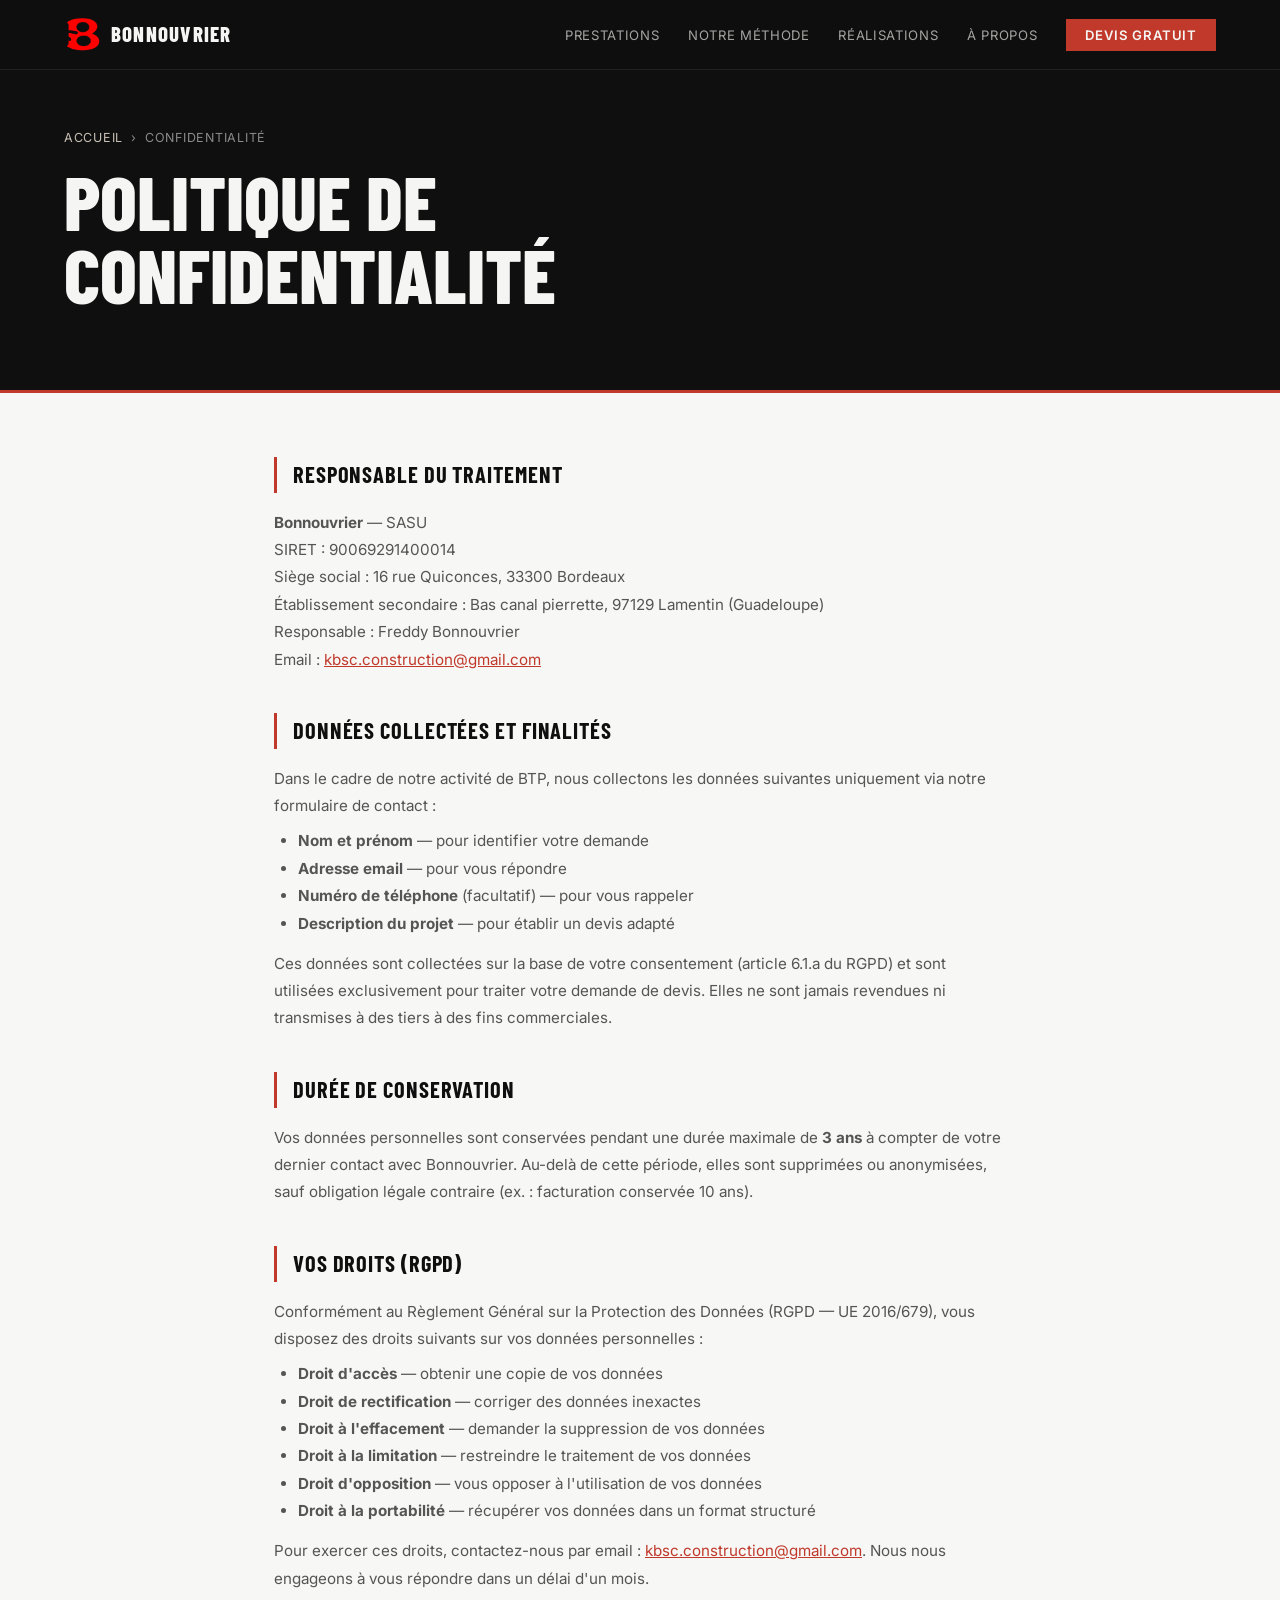
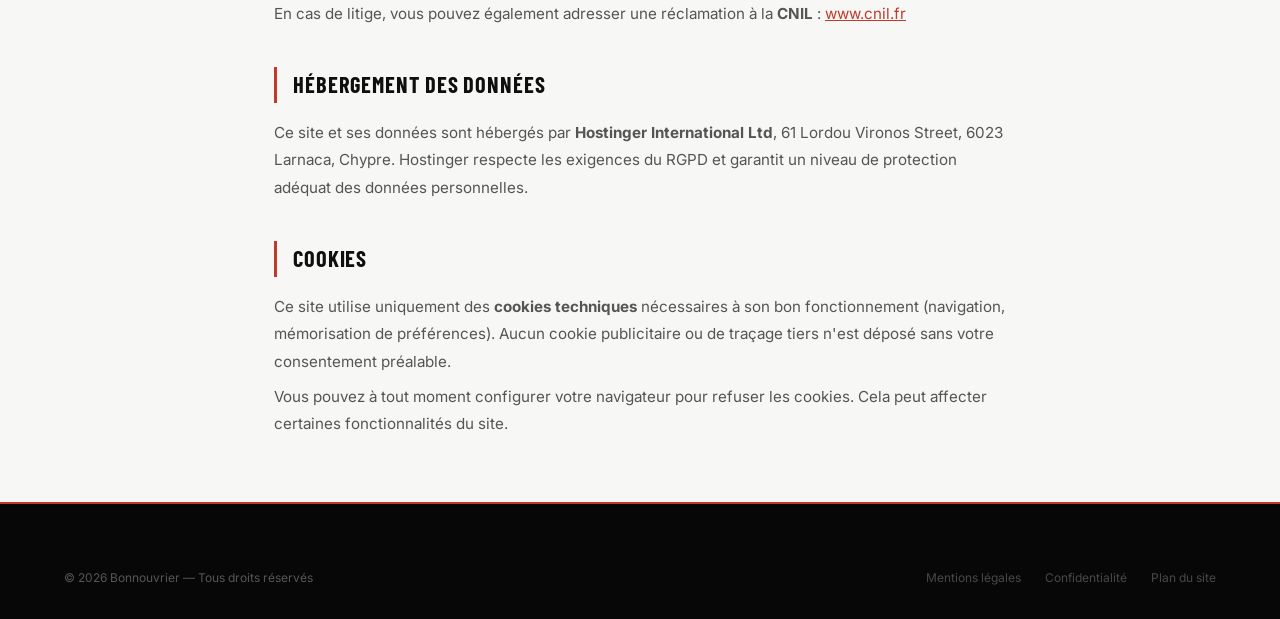
<file: confidentialite.html>
<!DOCTYPE html>
<html lang="fr">
<head>
  <meta charset="UTF-8"/>
  <meta name="viewport" content="width=device-width, initial-scale=1.0"/>
  <meta name="description" content="Politique de confidentialité — Bonnouvrier, entreprise BTP en Guadeloupe."/>
  <title>Confidentialité – Bonnouvrier</title>
  <link rel="icon" type="image/png" href="../images/logo.png"/>
  <link rel="preconnect" href="https://fonts.googleapis.com"/>
  <link rel="preconnect" href="https://fonts.gstatic.com" crossorigin/>
  <link href="https://fonts.googleapis.com/css2?family=Barlow+Condensed:wght@400;600;700;800&family=Inter:wght@300;400;500;600&display=swap" rel="stylesheet"/>
  <link rel="stylesheet" href="../css/style.css"/>
  <link rel="stylesheet" href="../css/pages.css"/>
</head>
<body>

<nav id="main-nav">
  <a href="../index.html" class="nav-logo">
    <img src="../images/logo.png" alt="Logo Bonnouvrier" style="height:40px;width:auto;display:block;">
    <div class="nav-logo-text">Bonnouvrier</div>
  </a>
  <ul class="nav-links">
    <li><a href="../index.html#services">Prestations</a></li>
    <li><a href="../index.html#process">Notre méthode</a></li>
    <li><a href="../index.html#galerie">Réalisations</a></li>
    <li><a href="../index.html#apropos">À propos</a></li>
    <li><a href="mailto:kbsc.construction@gmail.com?subject=Demande%20de%20devis" class="btn-nav">Devis gratuit</a></li>
  </ul>
  <button class="hamburger" aria-label="Menu" onclick="toggleMenu()"><span></span><span></span><span></span></button>
</nav>

<div class="page-hero">
  <div class="breadcrumb">
    <a href="../index.html">Accueil</a>
    <span>›</span>
    <span>Confidentialité</span>
  </div>
  <h1>Politique de<br>confidentialité</h1>
</div>

<section style="padding:4rem 5vw;max-width:860px;margin:0 auto">

  <div style="margin-bottom:2.5rem">
    <h2 style="font-family:var(--fd);font-weight:700;font-size:1.4rem;text-transform:uppercase;letter-spacing:.04em;color:var(--black);border-left:3px solid var(--rouge);padding-left:1rem;margin-bottom:1rem">Responsable du traitement</h2>
    <p style="color:#555;line-height:1.8;font-size:.95rem">
      <strong>Bonnouvrier</strong> — SASU<br>
      SIRET : 90069291400014<br>
      Siège social : 16 rue Quiconces, 33300 Bordeaux<br>
      Établissement secondaire : Bas canal pierrette, 97129 Lamentin (Guadeloupe)<br>
      Responsable : Freddy Bonnouvrier<br>
      Email : <a href="mailto:kbsc.construction@gmail.com" style="color:var(--rouge)">kbsc.construction@gmail.com</a>
    </p>
  </div>

  <div style="margin-bottom:2.5rem">
    <h2 style="font-family:var(--fd);font-weight:700;font-size:1.4rem;text-transform:uppercase;letter-spacing:.04em;color:var(--black);border-left:3px solid var(--rouge);padding-left:1rem;margin-bottom:1rem">Données collectées et finalités</h2>
    <p style="color:#555;line-height:1.8;font-size:.95rem">Dans le cadre de notre activité de BTP, nous collectons les données suivantes uniquement via notre formulaire de contact :</p>
    <ul style="color:#555;line-height:1.8;font-size:.95rem;margin-top:.5rem;padding-left:1.5rem">
      <li><strong>Nom et prénom</strong> — pour identifier votre demande</li>
      <li><strong>Adresse email</strong> — pour vous répondre</li>
      <li><strong>Numéro de téléphone</strong> (facultatif) — pour vous rappeler</li>
      <li><strong>Description du projet</strong> — pour établir un devis adapté</li>
    </ul>
    <p style="color:#555;line-height:1.8;font-size:.95rem;margin-top:.8rem">Ces données sont collectées sur la base de votre consentement (article 6.1.a du RGPD) et sont utilisées exclusivement pour traiter votre demande de devis. Elles ne sont jamais revendues ni transmises à des tiers à des fins commerciales.</p>
  </div>

  <div style="margin-bottom:2.5rem">
    <h2 style="font-family:var(--fd);font-weight:700;font-size:1.4rem;text-transform:uppercase;letter-spacing:.04em;color:var(--black);border-left:3px solid var(--rouge);padding-left:1rem;margin-bottom:1rem">Durée de conservation</h2>
    <p style="color:#555;line-height:1.8;font-size:.95rem">Vos données personnelles sont conservées pendant une durée maximale de <strong>3 ans</strong> à compter de votre dernier contact avec Bonnouvrier. Au-delà de cette période, elles sont supprimées ou anonymisées, sauf obligation légale contraire (ex. : facturation conservée 10 ans).</p>
  </div>

  <div style="margin-bottom:2.5rem">
    <h2 style="font-family:var(--fd);font-weight:700;font-size:1.4rem;text-transform:uppercase;letter-spacing:.04em;color:var(--black);border-left:3px solid var(--rouge);padding-left:1rem;margin-bottom:1rem">Vos droits (RGPD)</h2>
    <p style="color:#555;line-height:1.8;font-size:.95rem">Conformément au Règlement Général sur la Protection des Données (RGPD — UE 2016/679), vous disposez des droits suivants sur vos données personnelles :</p>
    <ul style="color:#555;line-height:1.8;font-size:.95rem;margin-top:.5rem;padding-left:1.5rem">
      <li><strong>Droit d'accès</strong> — obtenir une copie de vos données</li>
      <li><strong>Droit de rectification</strong> — corriger des données inexactes</li>
      <li><strong>Droit à l'effacement</strong> — demander la suppression de vos données</li>
      <li><strong>Droit à la limitation</strong> — restreindre le traitement de vos données</li>
      <li><strong>Droit d'opposition</strong> — vous opposer à l'utilisation de vos données</li>
      <li><strong>Droit à la portabilité</strong> — récupérer vos données dans un format structuré</li>
    </ul>
    <p style="color:#555;line-height:1.8;font-size:.95rem;margin-top:.8rem">Pour exercer ces droits, contactez-nous par email : <a href="mailto:kbsc.construction@gmail.com" style="color:var(--rouge)">kbsc.construction@gmail.com</a>. Nous nous engageons à vous répondre dans un délai d'un mois.</p>
    <p style="color:#555;line-height:1.8;font-size:.95rem;margin-top:.5rem">En cas de litige, vous pouvez également adresser une réclamation à la <strong>CNIL</strong> : <a href="https://www.cnil.fr" style="color:var(--rouge)" target="_blank" rel="noopener">www.cnil.fr</a></p>
  </div>

  <div style="margin-bottom:2.5rem">
    <h2 style="font-family:var(--fd);font-weight:700;font-size:1.4rem;text-transform:uppercase;letter-spacing:.04em;color:var(--black);border-left:3px solid var(--rouge);padding-left:1rem;margin-bottom:1rem">Hébergement des données</h2>
    <p style="color:#555;line-height:1.8;font-size:.95rem">Ce site et ses données sont hébergés par <strong>Hostinger International Ltd</strong>, 61 Lordou Vironos Street, 6023 Larnaca, Chypre. Hostinger respecte les exigences du RGPD et garantit un niveau de protection adéquat des données personnelles.</p>
  </div>

  <div>
    <h2 style="font-family:var(--fd);font-weight:700;font-size:1.4rem;text-transform:uppercase;letter-spacing:.04em;color:var(--black);border-left:3px solid var(--rouge);padding-left:1rem;margin-bottom:1rem">Cookies</h2>
    <p style="color:#555;line-height:1.8;font-size:.95rem">Ce site utilise uniquement des <strong>cookies techniques</strong> nécessaires à son bon fonctionnement (navigation, mémorisation de préférences). Aucun cookie publicitaire ou de traçage tiers n'est déposé sans votre consentement préalable.</p>
    <p style="color:#555;line-height:1.8;font-size:.95rem;margin-top:.5rem">Vous pouvez à tout moment configurer votre navigateur pour refuser les cookies. Cela peut affecter certaines fonctionnalités du site.</p>
  </div>

</section>

<footer>
  <div class="footer-bottom">
    <p>© 2026 Bonnouvrier — Tous droits réservés</p>
    <div class="footer-bottom-links">
      <a href="mentions-legales.html">Mentions légales</a>
      <a href="confidentialite.html">Confidentialité</a>
      <a href="plan-du-site.html">Plan du site</a>
    </div>
  </div>
</footer>

<script src="../js/main.js"></script>
</body>
</html>
</file>
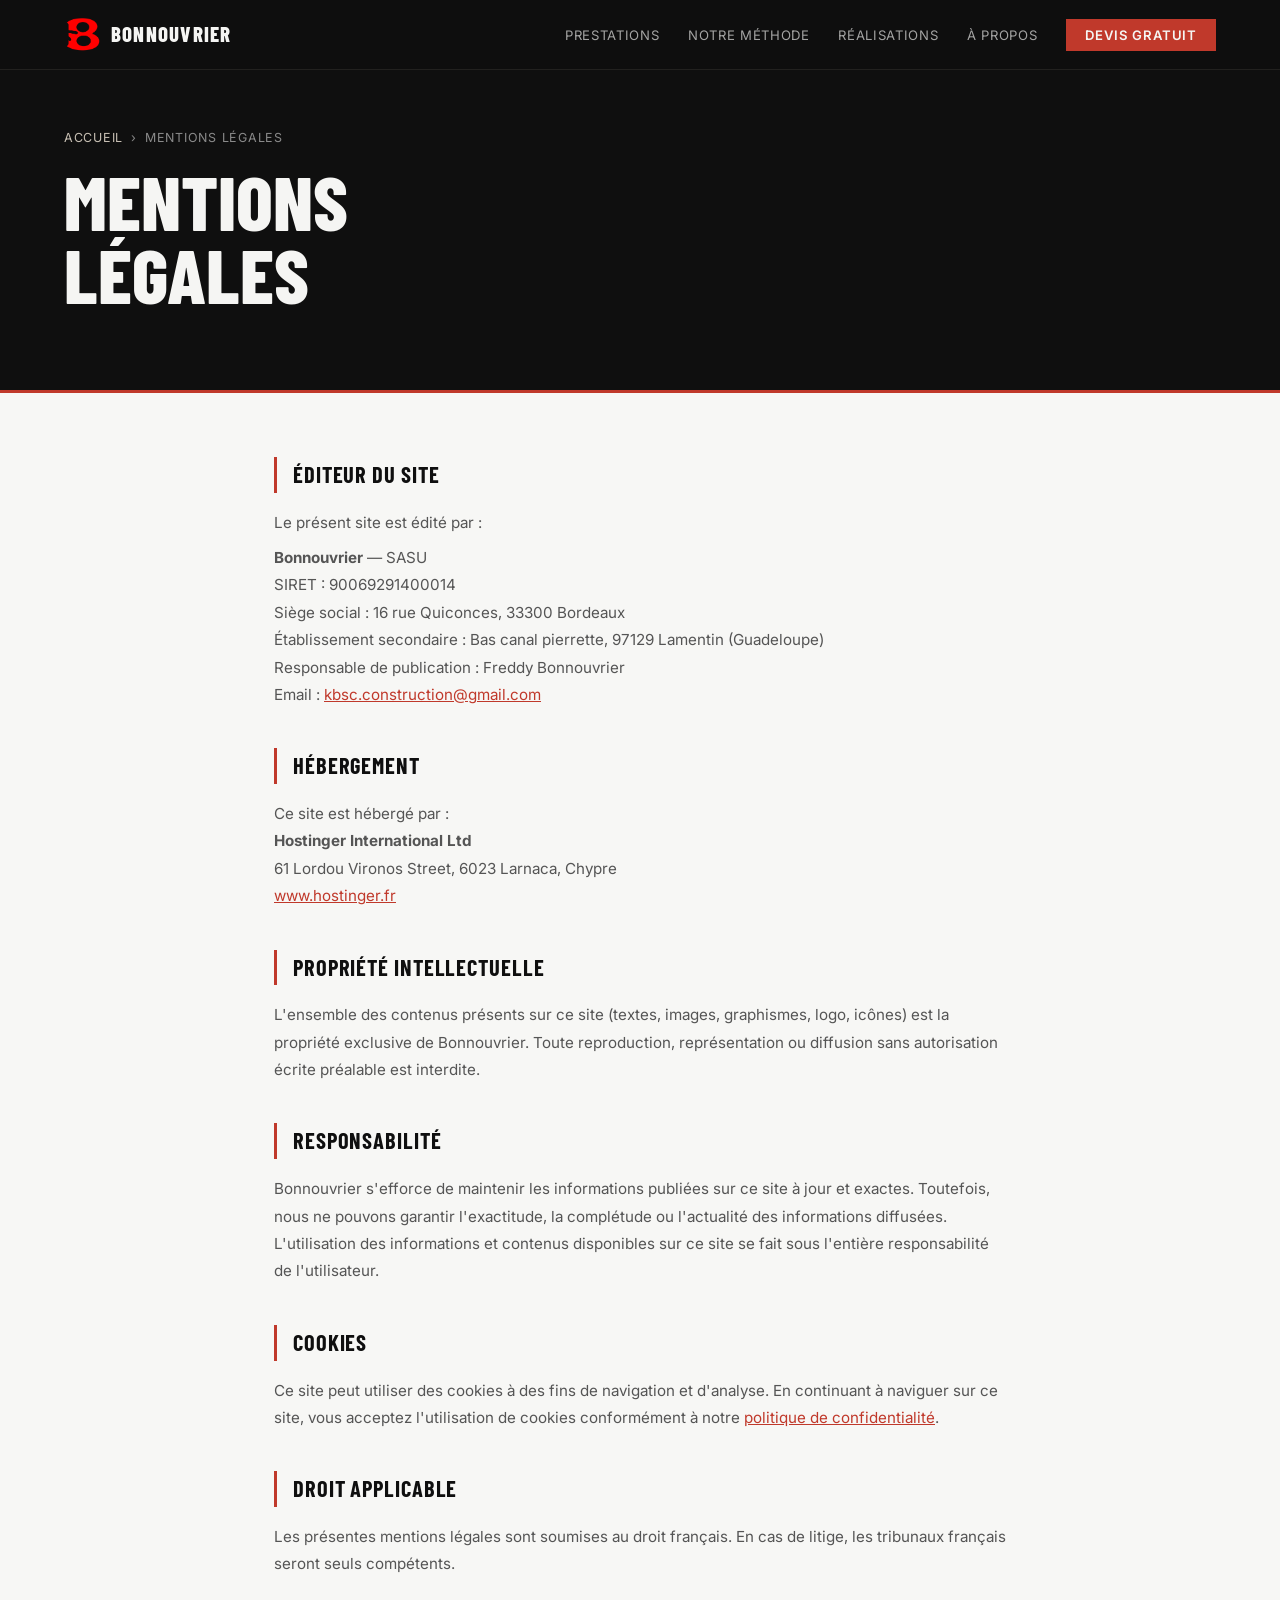
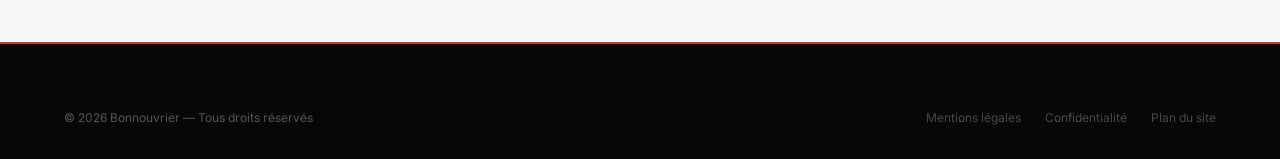
<file: mentions-legales.html>
<!DOCTYPE html>
<html lang="fr">
<head>
  <meta charset="UTF-8"/>
  <meta name="viewport" content="width=device-width, initial-scale=1.0"/>
  <meta name="description" content="Mentions légales — Bonnouvrier, entreprise BTP en Guadeloupe."/>
  <title>Mentions légales – Bonnouvrier</title>
  <link rel="icon" type="image/png" href="../images/logo.png"/>
  <link rel="preconnect" href="https://fonts.googleapis.com"/>
  <link rel="preconnect" href="https://fonts.gstatic.com" crossorigin/>
  <link href="https://fonts.googleapis.com/css2?family=Barlow+Condensed:wght@400;600;700;800&family=Inter:wght@300;400;500;600&display=swap" rel="stylesheet"/>
  <link rel="stylesheet" href="../css/style.css"/>
  <link rel="stylesheet" href="../css/pages.css"/>
</head>
<body>

<nav id="main-nav">
  <a href="../index.html" class="nav-logo">
    <img src="../images/logo.png" alt="Logo Bonnouvrier" style="height:40px;width:auto;display:block;">
    <div class="nav-logo-text">Bonnouvrier</div>
  </a>
  <ul class="nav-links">
    <li><a href="../index.html#services">Prestations</a></li>
    <li><a href="../index.html#process">Notre méthode</a></li>
    <li><a href="../index.html#galerie">Réalisations</a></li>
    <li><a href="../index.html#apropos">À propos</a></li>
    <li><a href="mailto:kbsc.construction@gmail.com?subject=Demande%20de%20devis" class="btn-nav">Devis gratuit</a></li>
  </ul>
  <button class="hamburger" aria-label="Menu" onclick="toggleMenu()"><span></span><span></span><span></span></button>
</nav>

<div class="page-hero">
  <div class="breadcrumb">
    <a href="../index.html">Accueil</a>
    <span>›</span>
    <span>Mentions légales</span>
  </div>
  <h1>Mentions<br>légales</h1>
</div>

<section style="padding:4rem 5vw;max-width:860px;margin:0 auto">

  <div style="margin-bottom:2.5rem">
    <h2 style="font-family:var(--fd);font-weight:700;font-size:1.4rem;text-transform:uppercase;letter-spacing:.04em;color:var(--black);border-left:3px solid var(--rouge);padding-left:1rem;margin-bottom:1rem">Éditeur du site</h2>
    <p style="color:#555;line-height:1.8;font-size:.95rem">Le présent site est édité par :</p>
    <p style="color:#555;line-height:1.8;font-size:.95rem;margin-top:.5rem">
      <strong>Bonnouvrier</strong> — SASU<br>
      SIRET : 90069291400014<br>
      Siège social : 16 rue Quiconces, 33300 Bordeaux<br>
      Établissement secondaire : Bas canal pierrette, 97129 Lamentin (Guadeloupe)<br>
      Responsable de publication : Freddy Bonnouvrier<br>
      Email : <a href="mailto:kbsc.construction@gmail.com" style="color:var(--rouge)">kbsc.construction@gmail.com</a>
    </p>
  </div>

  <div style="margin-bottom:2.5rem">
    <h2 style="font-family:var(--fd);font-weight:700;font-size:1.4rem;text-transform:uppercase;letter-spacing:.04em;color:var(--black);border-left:3px solid var(--rouge);padding-left:1rem;margin-bottom:1rem">Hébergement</h2>
    <p style="color:#555;line-height:1.8;font-size:.95rem">
      Ce site est hébergé par :<br>
      <strong>Hostinger International Ltd</strong><br>
      61 Lordou Vironos Street, 6023 Larnaca, Chypre<br>
      <a href="https://www.hostinger.fr" style="color:var(--rouge)" target="_blank" rel="noopener">www.hostinger.fr</a>
    </p>
  </div>

  <div style="margin-bottom:2.5rem">
    <h2 style="font-family:var(--fd);font-weight:700;font-size:1.4rem;text-transform:uppercase;letter-spacing:.04em;color:var(--black);border-left:3px solid var(--rouge);padding-left:1rem;margin-bottom:1rem">Propriété intellectuelle</h2>
    <p style="color:#555;line-height:1.8;font-size:.95rem">L'ensemble des contenus présents sur ce site (textes, images, graphismes, logo, icônes) est la propriété exclusive de Bonnouvrier. Toute reproduction, représentation ou diffusion sans autorisation écrite préalable est interdite.</p>
  </div>

  <div style="margin-bottom:2.5rem">
    <h2 style="font-family:var(--fd);font-weight:700;font-size:1.4rem;text-transform:uppercase;letter-spacing:.04em;color:var(--black);border-left:3px solid var(--rouge);padding-left:1rem;margin-bottom:1rem">Responsabilité</h2>
    <p style="color:#555;line-height:1.8;font-size:.95rem">Bonnouvrier s'efforce de maintenir les informations publiées sur ce site à jour et exactes. Toutefois, nous ne pouvons garantir l'exactitude, la complétude ou l'actualité des informations diffusées. L'utilisation des informations et contenus disponibles sur ce site se fait sous l'entière responsabilité de l'utilisateur.</p>
  </div>

  <div style="margin-bottom:2.5rem">
    <h2 style="font-family:var(--fd);font-weight:700;font-size:1.4rem;text-transform:uppercase;letter-spacing:.04em;color:var(--black);border-left:3px solid var(--rouge);padding-left:1rem;margin-bottom:1rem">Cookies</h2>
    <p style="color:#555;line-height:1.8;font-size:.95rem">Ce site peut utiliser des cookies à des fins de navigation et d'analyse. En continuant à naviguer sur ce site, vous acceptez l'utilisation de cookies conformément à notre <a href="confidentialite.html" style="color:var(--rouge)">politique de confidentialité</a>.</p>
  </div>

  <div>
    <h2 style="font-family:var(--fd);font-weight:700;font-size:1.4rem;text-transform:uppercase;letter-spacing:.04em;color:var(--black);border-left:3px solid var(--rouge);padding-left:1rem;margin-bottom:1rem">Droit applicable</h2>
    <p style="color:#555;line-height:1.8;font-size:.95rem">Les présentes mentions légales sont soumises au droit français. En cas de litige, les tribunaux français seront seuls compétents.</p>
  </div>

</section>

<footer>
  <div class="footer-bottom">
    <p>© 2026 Bonnouvrier — Tous droits réservés</p>
    <div class="footer-bottom-links">
      <a href="mentions-legales.html">Mentions légales</a>
      <a href="confidentialite.html">Confidentialité</a>
      <a href="plan-du-site.html">Plan du site</a>
    </div>
  </div>
</footer>

<script src="../js/main.js"></script>
</body>
</html>
</file>
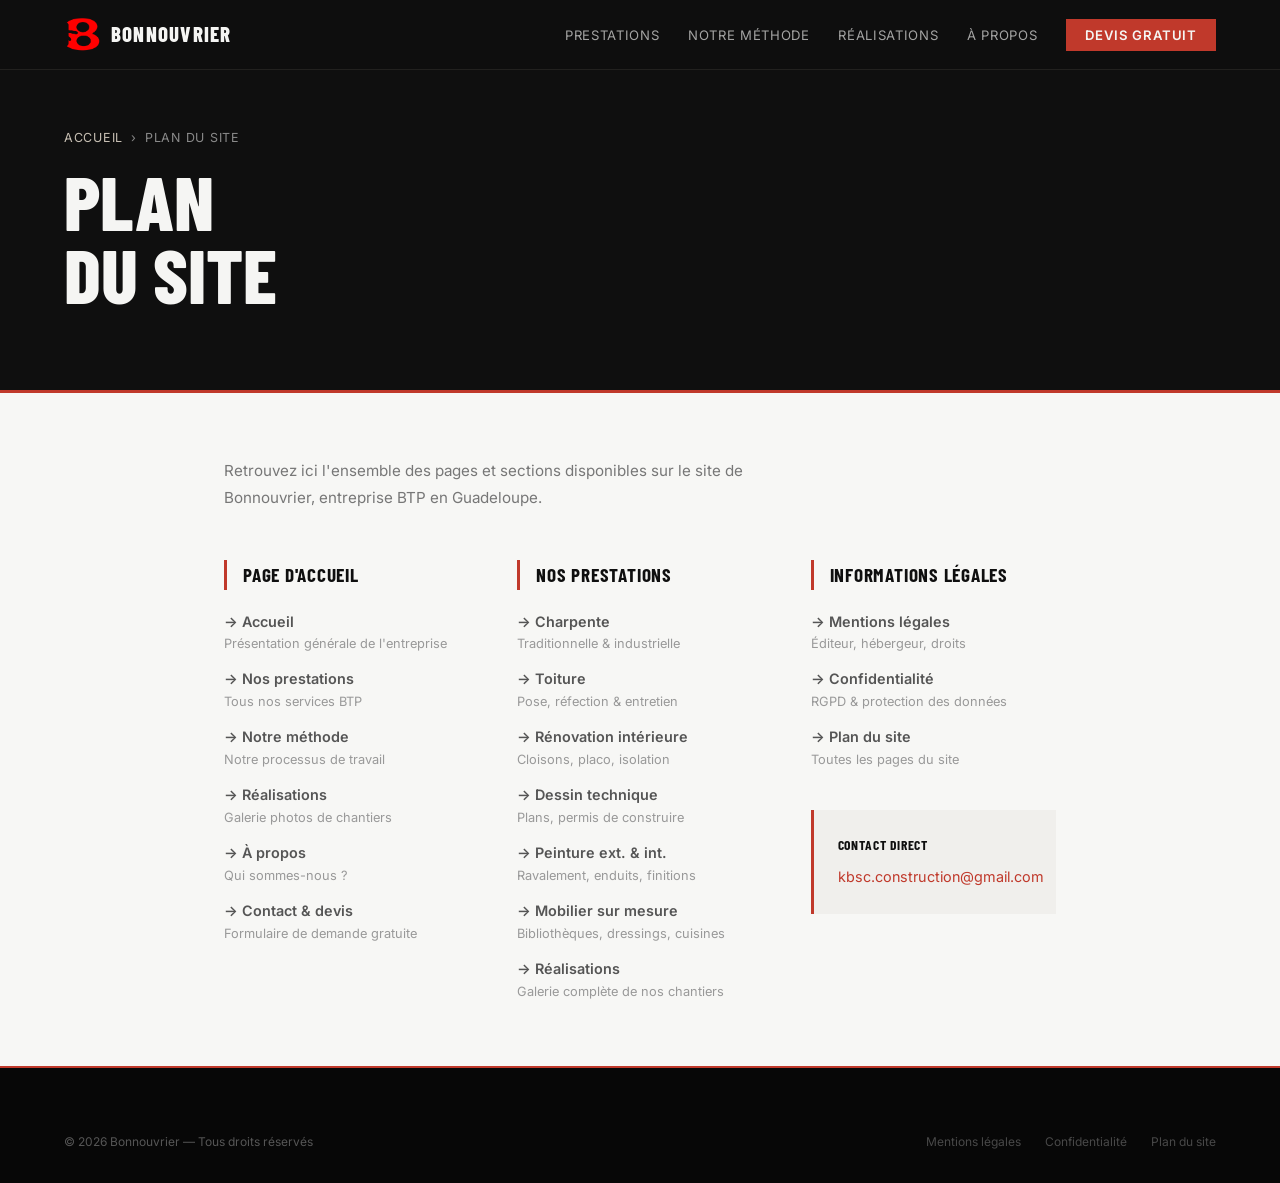
<file: plan-du-site.html>
<!DOCTYPE html>
<html lang="fr">
<head>
  <meta charset="UTF-8"/>
  <meta name="viewport" content="width=device-width, initial-scale=1.0"/>
  <meta name="description" content="Plan du site — Bonnouvrier, entreprise BTP en Guadeloupe."/>
  <title>Plan du site – Bonnouvrier</title>
  <link rel="icon" type="image/png" href="../images/logo.png"/>
  <link rel="preconnect" href="https://fonts.googleapis.com"/>
  <link rel="preconnect" href="https://fonts.gstatic.com" crossorigin/>
  <link href="https://fonts.googleapis.com/css2?family=Barlow+Condensed:wght@400;600;700;800&family=Inter:wght@300;400;500;600&display=swap" rel="stylesheet"/>
  <link rel="stylesheet" href="../css/style.css"/>
  <link rel="stylesheet" href="../css/pages.css"/>
</head>
<body>

<nav id="main-nav">
  <a href="../index.html" class="nav-logo">
    <img src="../images/logo.png" alt="Logo Bonnouvrier" style="height:40px;width:auto;display:block;">
    <div class="nav-logo-text">Bonnouvrier</div>
  </a>
  <ul class="nav-links">
    <li><a href="../index.html#services">Prestations</a></li>
    <li><a href="../index.html#process">Notre méthode</a></li>
    <li><a href="../index.html#galerie">Réalisations</a></li>
    <li><a href="../index.html#apropos">À propos</a></li>
    <li><a href="mailto:kbsc.construction@gmail.com?subject=Demande%20de%20devis" class="btn-nav">Devis gratuit</a></li>
  </ul>
  <button class="hamburger" aria-label="Menu" onclick="toggleMenu()"><span></span><span></span><span></span></button>
</nav>

<div class="page-hero">
  <div class="breadcrumb">
    <a href="../index.html">Accueil</a>
    <span>›</span>
    <span>Plan du site</span>
  </div>
  <h1>Plan<br>du site</h1>
</div>

<section style="padding:4rem 5vw;max-width:960px;margin:0 auto">

  <p style="color:#777;font-size:.95rem;line-height:1.8;margin-bottom:3rem;max-width:600px">Retrouvez ici l'ensemble des pages et sections disponibles sur le site de Bonnouvrier, entreprise BTP en Guadeloupe.</p>

  <div style="display:grid;grid-template-columns:repeat(auto-fit,minmax(220px,1fr));gap:3rem">

  <div>
      <h2 style="font-family:var(--fd);font-weight:700;font-size:1.2rem;text-transform:uppercase;letter-spacing:.04em;color:var(--black);border-left:3px solid var(--rouge);padding-left:1rem;margin-bottom:1.2rem">Page d'accueil</h2>
      <ul style="list-style:none;display:flex;flex-direction:column;gap:.8rem">
        <li><a href="../index.html" style="color:#555;text-decoration:none;font-size:.9rem;display:flex;flex-direction:column;gap:.1rem" onmouseover="this.style.color='var(--rouge)'" onmouseout="this.style.color='#555'"><span style="font-weight:600">→ Accueil</span><span style="font-size:.8rem;color:#999;font-weight:400">Présentation générale de l'entreprise</span></a></li>
        <li><a href="../index.html#services" style="color:#555;text-decoration:none;font-size:.9rem;display:flex;flex-direction:column;gap:.1rem" onmouseover="this.style.color='var(--rouge)'" onmouseout="this.style.color='#555'"><span style="font-weight:600">→ Nos prestations</span><span style="font-size:.8rem;color:#999;font-weight:400">Tous nos services BTP</span></a></li>
        <li><a href="../index.html#process" style="color:#555;text-decoration:none;font-size:.9rem;display:flex;flex-direction:column;gap:.1rem" onmouseover="this.style.color='var(--rouge)'" onmouseout="this.style.color='#555'"><span style="font-weight:600">→ Notre méthode</span><span style="font-size:.8rem;color:#999;font-weight:400">Notre processus de travail</span></a></li>
        <li><a href="../index.html#galerie" style="color:#555;text-decoration:none;font-size:.9rem;display:flex;flex-direction:column;gap:.1rem" onmouseover="this.style.color='var(--rouge)'" onmouseout="this.style.color='#555'"><span style="font-weight:600">→ Réalisations</span><span style="font-size:.8rem;color:#999;font-weight:400">Galerie photos de chantiers</span></a></li>
        <li><a href="../index.html#apropos" style="color:#555;text-decoration:none;font-size:.9rem;display:flex;flex-direction:column;gap:.1rem" onmouseover="this.style.color='var(--rouge)'" onmouseout="this.style.color='#555'"><span style="font-weight:600">→ À propos</span><span style="font-size:.8rem;color:#999;font-weight:400">Qui sommes-nous ?</span></a></li>
        <li><a href="../index.html#contact" style="color:#555;text-decoration:none;font-size:.9rem;display:flex;flex-direction:column;gap:.1rem" onmouseover="this.style.color='var(--rouge)'" onmouseout="this.style.color='#555'"><span style="font-weight:600">→ Contact &amp; devis</span><span style="font-size:.8rem;color:#999;font-weight:400">Formulaire de demande gratuite</span></a></li>
    </ul>
  </div>

  <div>
      <h2 style="font-family:var(--fd);font-weight:700;font-size:1.2rem;text-transform:uppercase;letter-spacing:.04em;color:var(--black);border-left:3px solid var(--rouge);padding-left:1rem;margin-bottom:1.2rem">Nos prestations</h2>
      <ul style="list-style:none;display:flex;flex-direction:column;gap:.8rem">
        <li><a href="charpente.html" style="color:#555;text-decoration:none;font-size:.9rem;display:flex;flex-direction:column;gap:.1rem" onmouseover="this.style.color='var(--rouge)'" onmouseout="this.style.color='#555'"><span style="font-weight:600">→ Charpente</span><span style="font-size:.8rem;color:#999;font-weight:400">Traditionnelle &amp; industrielle</span></a></li>
        <li><a href="toiture.html" style="color:#555;text-decoration:none;font-size:.9rem;display:flex;flex-direction:column;gap:.1rem" onmouseover="this.style.color='var(--rouge)'" onmouseout="this.style.color='#555'"><span style="font-weight:600">→ Toiture</span><span style="font-size:.8rem;color:#999;font-weight:400">Pose, réfection &amp; entretien</span></a></li>
        <li><a href="renovation.html" style="color:#555;text-decoration:none;font-size:.9rem;display:flex;flex-direction:column;gap:.1rem" onmouseover="this.style.color='var(--rouge)'" onmouseout="this.style.color='#555'"><span style="font-weight:600">→ Rénovation intérieure</span><span style="font-size:.8rem;color:#999;font-weight:400">Cloisons, placo, isolation</span></a></li>
        <li><a href="dessin-technique.html" style="color:#555;text-decoration:none;font-size:.9rem;display:flex;flex-direction:column;gap:.1rem" onmouseover="this.style.color='var(--rouge)'" onmouseout="this.style.color='#555'"><span style="font-weight:600">→ Dessin technique</span><span style="font-size:.8rem;color:#999;font-weight:400">Plans, permis de construire</span></a></li>
        <li><a href="peinture.html" style="color:#555;text-decoration:none;font-size:.9rem;display:flex;flex-direction:column;gap:.1rem" onmouseover="this.style.color='var(--rouge)'" onmouseout="this.style.color='#555'"><span style="font-weight:600">→ Peinture ext. &amp; int.</span><span style="font-size:.8rem;color:#999;font-weight:400">Ravalement, enduits, finitions</span></a></li>
        <li><a href="mobilier.html" style="color:#555;text-decoration:none;font-size:.9rem;display:flex;flex-direction:column;gap:.1rem" onmouseover="this.style.color='var(--rouge)'" onmouseout="this.style.color='#555'"><span style="font-weight:600">→ Mobilier sur mesure</span><span style="font-size:.8rem;color:#999;font-weight:400">Bibliothèques, dressings, cuisines</span></a></li>
        <li><a href="realisations.html" style="color:#555;text-decoration:none;font-size:.9rem;display:flex;flex-direction:column;gap:.1rem" onmouseover="this.style.color='var(--rouge)'" onmouseout="this.style.color='#555'"><span style="font-weight:600">→ Réalisations</span><span style="font-size:.8rem;color:#999;font-weight:400">Galerie complète de nos chantiers</span></a></li>
    </ul>
  </div>

  <div>
      <h2 style="font-family:var(--fd);font-weight:700;font-size:1.2rem;text-transform:uppercase;letter-spacing:.04em;color:var(--black);border-left:3px solid var(--rouge);padding-left:1rem;margin-bottom:1.2rem">Informations légales</h2>
      <ul style="list-style:none;display:flex;flex-direction:column;gap:.8rem">
        <li><a href="mentions-legales.html" style="color:#555;text-decoration:none;font-size:.9rem;display:flex;flex-direction:column;gap:.1rem" onmouseover="this.style.color='var(--rouge)'" onmouseout="this.style.color='#555'"><span style="font-weight:600">→ Mentions légales</span><span style="font-size:.8rem;color:#999;font-weight:400">Éditeur, hébergeur, droits</span></a></li>
        <li><a href="confidentialite.html" style="color:#555;text-decoration:none;font-size:.9rem;display:flex;flex-direction:column;gap:.1rem" onmouseover="this.style.color='var(--rouge)'" onmouseout="this.style.color='#555'"><span style="font-weight:600">→ Confidentialité</span><span style="font-size:.8rem;color:#999;font-weight:400">RGPD &amp; protection des données</span></a></li>
        <li><a href="plan-du-site.html" style="color:#555;text-decoration:none;font-size:.9rem;display:flex;flex-direction:column;gap:.1rem" onmouseover="this.style.color='var(--rouge)'" onmouseout="this.style.color='#555'"><span style="font-weight:600">→ Plan du site</span><span style="font-size:.8rem;color:#999;font-weight:400">Toutes les pages du site</span></a></li>
    </ul>

      <div style="margin-top:2.5rem;padding:1.5rem;background:#f0efec;border-left:3px solid var(--rouge)">
        <p style="font-family:var(--fd);font-weight:700;font-size:.85rem;text-transform:uppercase;letter-spacing:.06em;color:var(--black);margin-bottom:.5rem">Contact direct</p>
        <a href="mailto:kbsc.construction@gmail.com" style="color:var(--rouge);font-size:.9rem;text-decoration:none">kbsc.construction@gmail.com</a>
      </div>
    </div>

  </div>

</section>

<footer>
  <div class="footer-bottom">
    <p>© 2026 Bonnouvrier — Tous droits réservés</p>
    <div class="footer-bottom-links">
      <a href="mentions-legales.html">Mentions légales</a>
      <a href="confidentialite.html">Confidentialité</a>
      <a href="plan-du-site.html">Plan du site</a>
    </div>
  </div>
</footer>

<script src="../js/main.js"></script>
</body>
</html>
</file>
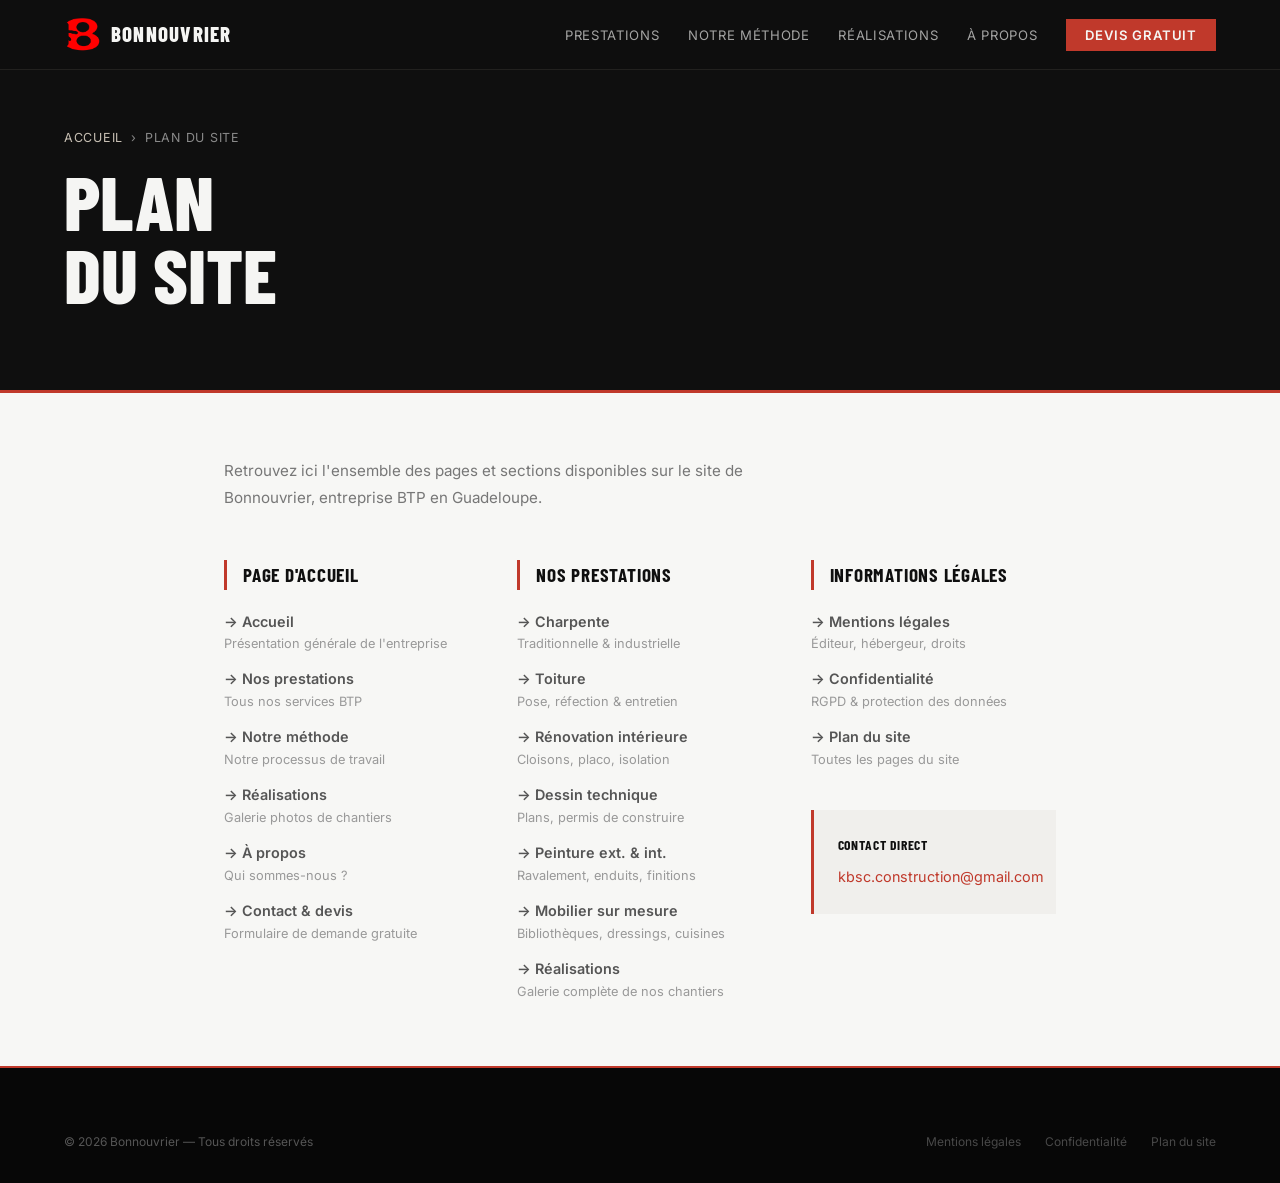
<file: pages/plan-du-site.html>
<!DOCTYPE html>
<html lang="fr">
<head>
  <meta charset="UTF-8"/>
  <meta name="viewport" content="width=device-width, initial-scale=1.0"/>
  <meta name="description" content="Plan du site — Bonnouvrier, entreprise BTP en Guadeloupe."/>
  <title>Plan du site – Bonnouvrier</title>
  <link rel="icon" type="image/png" href="../images/logo.png"/>
  <link rel="preconnect" href="https://fonts.googleapis.com"/>
  <link rel="preconnect" href="https://fonts.gstatic.com" crossorigin/>
  <link href="https://fonts.googleapis.com/css2?family=Barlow+Condensed:wght@400;600;700;800&family=Inter:wght@300;400;500;600&display=swap" rel="stylesheet"/>
  <link rel="stylesheet" href="../css/style.css"/>
  <link rel="stylesheet" href="../css/pages.css"/>
</head>
<body>

<nav id="main-nav">
  <a href="../index.html" class="nav-logo">
    <img src="../images/logo.png" alt="Logo Bonnouvrier" style="height:40px;width:auto;display:block;">
    <div class="nav-logo-text">Bonnouvrier</div>
  </a>
  <ul class="nav-links">
    <li><a href="../index.html#services">Prestations</a></li>
    <li><a href="../index.html#process">Notre méthode</a></li>
    <li><a href="../index.html#galerie">Réalisations</a></li>
    <li><a href="../index.html#apropos">À propos</a></li>
    <li><a href="mailto:kbsc.construction@gmail.com?subject=Demande%20de%20devis" class="btn-nav">Devis gratuit</a></li>
  </ul>
  <button class="hamburger" aria-label="Menu" onclick="toggleMenu()"><span></span><span></span><span></span></button>
</nav>

<div class="page-hero">
  <div class="breadcrumb">
    <a href="../index.html">Accueil</a>
    <span>›</span>
    <span>Plan du site</span>
  </div>
  <h1>Plan<br>du site</h1>
</div>

<section style="padding:4rem 5vw;max-width:960px;margin:0 auto">

  <p style="color:#777;font-size:.95rem;line-height:1.8;margin-bottom:3rem;max-width:600px">Retrouvez ici l'ensemble des pages et sections disponibles sur le site de Bonnouvrier, entreprise BTP en Guadeloupe.</p>

  <div style="display:grid;grid-template-columns:repeat(auto-fit,minmax(220px,1fr));gap:3rem">

    <div>
      <h2 style="font-family:var(--fd);font-weight:700;font-size:1.2rem;text-transform:uppercase;letter-spacing:.04em;color:var(--black);border-left:3px solid var(--rouge);padding-left:1rem;margin-bottom:1.2rem">Page d'accueil</h2>
      <ul style="list-style:none;display:flex;flex-direction:column;gap:.8rem">
        <li><a href="../index.html" style="color:#555;text-decoration:none;font-size:.9rem;display:flex;flex-direction:column;gap:.1rem" onmouseover="this.style.color='var(--rouge)'" onmouseout="this.style.color='#555'"><span style="font-weight:600">→ Accueil</span><span style="font-size:.8rem;color:#999;font-weight:400">Présentation générale de l'entreprise</span></a></li>
        <li><a href="../index.html#services" style="color:#555;text-decoration:none;font-size:.9rem;display:flex;flex-direction:column;gap:.1rem" onmouseover="this.style.color='var(--rouge)'" onmouseout="this.style.color='#555'"><span style="font-weight:600">→ Nos prestations</span><span style="font-size:.8rem;color:#999;font-weight:400">Tous nos services BTP</span></a></li>
        <li><a href="../index.html#process" style="color:#555;text-decoration:none;font-size:.9rem;display:flex;flex-direction:column;gap:.1rem" onmouseover="this.style.color='var(--rouge)'" onmouseout="this.style.color='#555'"><span style="font-weight:600">→ Notre méthode</span><span style="font-size:.8rem;color:#999;font-weight:400">Notre processus de travail</span></a></li>
        <li><a href="../index.html#galerie" style="color:#555;text-decoration:none;font-size:.9rem;display:flex;flex-direction:column;gap:.1rem" onmouseover="this.style.color='var(--rouge)'" onmouseout="this.style.color='#555'"><span style="font-weight:600">→ Réalisations</span><span style="font-size:.8rem;color:#999;font-weight:400">Galerie photos de chantiers</span></a></li>
        <li><a href="../index.html#apropos" style="color:#555;text-decoration:none;font-size:.9rem;display:flex;flex-direction:column;gap:.1rem" onmouseover="this.style.color='var(--rouge)'" onmouseout="this.style.color='#555'"><span style="font-weight:600">→ À propos</span><span style="font-size:.8rem;color:#999;font-weight:400">Qui sommes-nous ?</span></a></li>
        <li><a href="../index.html#contact" style="color:#555;text-decoration:none;font-size:.9rem;display:flex;flex-direction:column;gap:.1rem" onmouseover="this.style.color='var(--rouge)'" onmouseout="this.style.color='#555'"><span style="font-weight:600">→ Contact &amp; devis</span><span style="font-size:.8rem;color:#999;font-weight:400">Formulaire de demande gratuite</span></a></li>
      </ul>
    </div>

    <div>
      <h2 style="font-family:var(--fd);font-weight:700;font-size:1.2rem;text-transform:uppercase;letter-spacing:.04em;color:var(--black);border-left:3px solid var(--rouge);padding-left:1rem;margin-bottom:1.2rem">Nos prestations</h2>
      <ul style="list-style:none;display:flex;flex-direction:column;gap:.8rem">
        <li><a href="charpente.html" style="color:#555;text-decoration:none;font-size:.9rem;display:flex;flex-direction:column;gap:.1rem" onmouseover="this.style.color='var(--rouge)'" onmouseout="this.style.color='#555'"><span style="font-weight:600">→ Charpente</span><span style="font-size:.8rem;color:#999;font-weight:400">Traditionnelle &amp; industrielle</span></a></li>
        <li><a href="toiture.html" style="color:#555;text-decoration:none;font-size:.9rem;display:flex;flex-direction:column;gap:.1rem" onmouseover="this.style.color='var(--rouge)'" onmouseout="this.style.color='#555'"><span style="font-weight:600">→ Toiture</span><span style="font-size:.8rem;color:#999;font-weight:400">Pose, réfection &amp; entretien</span></a></li>
        <li><a href="renovation.html" style="color:#555;text-decoration:none;font-size:.9rem;display:flex;flex-direction:column;gap:.1rem" onmouseover="this.style.color='var(--rouge)'" onmouseout="this.style.color='#555'"><span style="font-weight:600">→ Rénovation intérieure</span><span style="font-size:.8rem;color:#999;font-weight:400">Cloisons, placo, isolation</span></a></li>
        <li><a href="dessin-technique.html" style="color:#555;text-decoration:none;font-size:.9rem;display:flex;flex-direction:column;gap:.1rem" onmouseover="this.style.color='var(--rouge)'" onmouseout="this.style.color='#555'"><span style="font-weight:600">→ Dessin technique</span><span style="font-size:.8rem;color:#999;font-weight:400">Plans, permis de construire</span></a></li>
        <li><a href="peinture.html" style="color:#555;text-decoration:none;font-size:.9rem;display:flex;flex-direction:column;gap:.1rem" onmouseover="this.style.color='var(--rouge)'" onmouseout="this.style.color='#555'"><span style="font-weight:600">→ Peinture ext. &amp; int.</span><span style="font-size:.8rem;color:#999;font-weight:400">Ravalement, enduits, finitions</span></a></li>
        <li><a href="mobilier.html" style="color:#555;text-decoration:none;font-size:.9rem;display:flex;flex-direction:column;gap:.1rem" onmouseover="this.style.color='var(--rouge)'" onmouseout="this.style.color='#555'"><span style="font-weight:600">→ Mobilier sur mesure</span><span style="font-size:.8rem;color:#999;font-weight:400">Bibliothèques, dressings, cuisines</span></a></li>
        <li><a href="realisations.html" style="color:#555;text-decoration:none;font-size:.9rem;display:flex;flex-direction:column;gap:.1rem" onmouseover="this.style.color='var(--rouge)'" onmouseout="this.style.color='#555'"><span style="font-weight:600">→ Réalisations</span><span style="font-size:.8rem;color:#999;font-weight:400">Galerie complète de nos chantiers</span></a></li>
      </ul>
    </div>

    <div>
      <h2 style="font-family:var(--fd);font-weight:700;font-size:1.2rem;text-transform:uppercase;letter-spacing:.04em;color:var(--black);border-left:3px solid var(--rouge);padding-left:1rem;margin-bottom:1.2rem">Informations légales</h2>
      <ul style="list-style:none;display:flex;flex-direction:column;gap:.8rem">
        <li><a href="mentions-legales.html" style="color:#555;text-decoration:none;font-size:.9rem;display:flex;flex-direction:column;gap:.1rem" onmouseover="this.style.color='var(--rouge)'" onmouseout="this.style.color='#555'"><span style="font-weight:600">→ Mentions légales</span><span style="font-size:.8rem;color:#999;font-weight:400">Éditeur, hébergeur, droits</span></a></li>
        <li><a href="confidentialite.html" style="color:#555;text-decoration:none;font-size:.9rem;display:flex;flex-direction:column;gap:.1rem" onmouseover="this.style.color='var(--rouge)'" onmouseout="this.style.color='#555'"><span style="font-weight:600">→ Confidentialité</span><span style="font-size:.8rem;color:#999;font-weight:400">RGPD &amp; protection des données</span></a></li>
        <li><a href="plan-du-site.html" style="color:#555;text-decoration:none;font-size:.9rem;display:flex;flex-direction:column;gap:.1rem" onmouseover="this.style.color='var(--rouge)'" onmouseout="this.style.color='#555'"><span style="font-weight:600">→ Plan du site</span><span style="font-size:.8rem;color:#999;font-weight:400">Toutes les pages du site</span></a></li>
      </ul>

      <div style="margin-top:2.5rem;padding:1.5rem;background:#f0efec;border-left:3px solid var(--rouge)">
        <p style="font-family:var(--fd);font-weight:700;font-size:.85rem;text-transform:uppercase;letter-spacing:.06em;color:var(--black);margin-bottom:.5rem">Contact direct</p>
        <a href="mailto:kbsc.construction@gmail.com" style="color:var(--rouge);font-size:.9rem;text-decoration:none">kbsc.construction@gmail.com</a>
      </div>
    </div>

  </div>

</section>

<footer>
  <div class="footer-bottom">
    <p>© 2026 Bonnouvrier — Tous droits réservés</p>
    <div class="footer-bottom-links">
      <a href="mentions-legales.html">Mentions légales</a>
      <a href="confidentialite.html">Confidentialité</a>
      <a href="plan-du-site.html">Plan du site</a>
    </div>
  </div>
</footer>

<script src="../js/main.js"></script>
</body>
</html>
</file>
<file: css/style.css>
/* ═══════════════════════════════════════════
   BONNOUVRIER — Styles principaux
   css/style.css
   ═══════════════════════════════════════════

   TABLE DES MATIÈRES :
   1. Variables & Reset
   2. Animations
   3. Navigation
   4. Hero
   5. Ticker
   6. Sections communes
   7. Services
   8. Processus
   9. Highlight
   10. Galerie
   11. Sections détaillées
   12. À propos
   13. FAQ & Zone
   14. Contact
   15. Footer
   16. Responsive
═══════════════════════════════════════════ */

*,*::before,*::after{box-sizing:border-box;margin:0;padding:0}
  :root{
    --black:#0F0F0F;--white:#F5F5F3;--mid:#1C1C1A;--steel:#8A8A8A;
    --ardoise:#C8C0B4;--ardoise-dark:#9A9289;
    --rouge:#C0392B;--rouge-vif:#E74C3C;--rouge-dark:#922B21;
    --fd:'Barlow Condensed',sans-serif;--fb:'Inter',sans-serif;
  }

  /* ═══════════════════════════════════════════
   ESPACEMENTS PAR SECTION
   Modifiez ici pour ajuster chaque section
═══════════════════════════════════════════ */

/* Hero */
#hero { padding-top: 4.5rem; }

/* Ticker */
.ticker { padding: .8rem 0; }

/* Services */
#services { padding: 2rem 5vw; }
.services-intro { margin-bottom: 1rem; }
.svc-carousel { padding: 1rem 0; }
.svc-nav { margin-top: 1.5rem; }

/* Processus */
#process { padding: 5rem 5vw; }
.process-steps { margin-top: 2rem; }

/* Highlight */
#highlight { padding: 0; }
.hl-content { padding: 3rem 5vw; }

/* Galerie */
#galerie { padding: 3rem 5vw; }

/* Dessin technique */
#dessin-technique { padding: 3rem 5vw; }

/* Peinture */
#peinture { padding: 3rem 5vw; }

/* Mobilier */
#mobilier { padding: 3rem 5vw; }

/* À propos */
#apropos .ap-left { padding: 3rem 4vw 3rem 5vw; }
#apropos .ap-right { padding: 3rem 5vw 3rem 4vw; }

/* FAQ + Zone */
#faq-zone { padding: 0; }

/* Contact */
#contact .contact-left { padding: 3rem 4vw 3rem 5vw; }
#contact .contact-right { padding: 3rem 5vw; }

/* Footer */
footer { padding: 3rem 5vw 2rem; }
.footer-top { margin-bottom: 2rem; padding-bottom: 2rem; }

  html{scroll-behavior:smooth}
  body{background:#f7f7f5;color:#1a1a18;font-family:var(--fb);font-size:16px;line-height:1.6;overflow-x:hidden}

  /* ── ANIMATIONS ── */
  @keyframes fadeUp{from{opacity:0;transform:translateY(28px)}to{opacity:1;transform:translateY(0)}}
  @keyframes fadeIn{from{opacity:0}to{opacity:1}}
  @keyframes ticker{from{transform:translateX(0)}to{transform:translateX(-50%)}}
  @keyframes pulse{0%,100%{box-shadow:0 0 0 0 rgba(192,57,43,.4)}50%{box-shadow:0 0 0 8px rgba(192,57,43,0)}}
  @keyframes shimmer{0%{background-position:-200% center}100%{background-position:200% center}}
  @keyframes lineDraw{from{width:0}to{width:100%}}
  .au{opacity:0;animation:fadeUp .65s ease forwards}
  .ai{opacity:0;animation:fadeIn .8s ease forwards}
  .d1{animation-delay:.1s}.d2{animation-delay:.25s}.d3{animation-delay:.4s}.d4{animation-delay:.55s}.d5{animation-delay:.7s}
  .reveal{opacity:0;transform:translateY(24px);transition:opacity .6s ease,transform .6s ease}
  .reveal.visible{opacity:1;transform:translateY(0)}

  /* ── NAV ── */
  nav{position:fixed;top:0;left:0;right:0;z-index:200;background:rgba(15,15,15,.96);backdrop-filter:blur(12px);border-bottom:1px solid rgba(200,192,180,.1);padding:.9rem 5vw;display:flex;align-items:center;justify-content:space-between;transition:padding .3s}
  nav.scrolled{border-bottom-color:rgba(192,57,43,.25)}
  .nav-logo{display:flex;align-items:center;gap:.6rem;text-decoration:none}
  .nav-logo svg{width:34px;height:34px;flex-shrink:0}
  .nav-logo-text{font-family:var(--fd);font-weight:800;font-size:1.3rem;letter-spacing:.06em;text-transform:uppercase;color:var(--white);line-height:1}
  .nav-logo-text span{color:var(--rouge-vif)}
  .nav-links{display:flex;align-items:center;gap:1.8rem;list-style:none}
  .nav-links a{color:rgba(245,245,243,.65);text-decoration:none;font-size:.82rem;letter-spacing:.05em;text-transform:uppercase;transition:color .2s;position:relative}
  .nav-links a::after{content:'';position:absolute;bottom:-3px;left:0;width:0;height:1px;background:var(--rouge-vif);transition:width .25s}
  .nav-links a:hover{color:var(--white)}.nav-links a:hover::after{width:100%}
  .nav-phone{color:var(--ardoise)!important;display:flex;align-items:center;gap:.4rem;font-weight:500!important}
  .nav-phone svg{width:14px;height:14px;stroke:var(--ardoise);fill:none}
  .btn-nav{background:var(--rouge);color:var(--white)!important;padding:.5rem 1.2rem;font-weight:600!important;animation:pulse 2.5s ease-in-out infinite}
  .btn-nav:hover{background:var(--rouge-vif)!important}.btn-nav::after{display:none!important}
  .hamburger{display:none;flex-direction:column;gap:5px;cursor:pointer;background:none;border:none}
  .hamburger span{display:block;width:24px;height:2px;background:var(--white)}

  /* ── HERO ── */
  #hero{min-height:100vh;background:linear-gradient(rgba(28,28,26,.65),rgba(28,28,26,.65)),url('../images/background.png') center/cover no-repeat;display:grid;grid-template-columns:1fr;align-items:center;padding:0 5vw;padding-top:4.5rem;overflow:hidden;position:relative}
  .hero-bg-shape{display:none}
  .hero-rouge-line{display:none}
  @keyframes lineDraw_v{to{height:100%}}
  .hero-diamond{position:absolute;top:8%;right:7%;width:280px;height:280px;border:1px solid rgba(192,57,43,.12);transform:rotate(45deg);animation:spin 30s linear infinite}
  @keyframes spin{to{transform:rotate(405deg)}}
  .hero-content{position:relative;z-index:2;padding-right:2rem}
  .hero-eyebrow{font-family:var(--fd);font-size:.78rem;letter-spacing:.2em;text-transform:uppercase;color:var(--rouge-vif);margin-bottom:1.2rem;display:flex;align-items:center;gap:.8rem}
  .hero-eyebrow::before{content:'';display:inline-block;width:24px;height:2px;background:var(--rouge-vif)}
  .hero-h1{font-family:var(--fd);font-weight:800;font-size:clamp(3rem,6vw,5.5rem);line-height:.95;text-transform:uppercase;letter-spacing:-.01em;color:var(--white);margin-bottom:1.6rem}
  .hero-h1 em{font-style:normal;color:var(--rouge-vif);display:inline-block;position:relative}
  .hero-h1 em::after{content:'';position:absolute;bottom:2px;left:0;height:3px;background:var(--rouge);width:0;animation:lineDraw .8s 1.1s ease forwards}
  .hero-sub{font-size:1rem;color:var(--white);max-width:420px;margin-bottom:2.2rem;line-height:1.8}
  .hero-btns{display:flex;gap:1rem;flex-wrap:wrap}
  .btn-primary{display:inline-flex;align-items:center;gap:.5rem;padding:.85rem 1.8rem;background:var(--rouge);color:var(--white);font-family:var(--fd);font-weight:700;font-size:1rem;letter-spacing:.07em;text-transform:uppercase;text-decoration:none;position:relative;overflow:hidden;transition:background .25s,transform .15s}
  .btn-primary::before{content:'';position:absolute;inset:0;background:linear-gradient(90deg,transparent,rgba(255,255,255,.12),transparent);background-size:200% auto;animation:shimmer 2.5s linear infinite}
  .btn-primary:hover{background:var(--rouge-vif);transform:translateY(-2px)}
  .btn-ghost{display:inline-flex;align-items:center;gap:.5rem;padding:.85rem 1.8rem;border:1px solid rgba(200,192,180,.3);color:var(--white);font-family:var(--fd);font-weight:600;font-size:1rem;letter-spacing:.07em;text-transform:uppercase;text-decoration:none;transition:border-color .2s,color .2s,background .2s}
  .btn-ghost:hover{border-color:var(--rouge-vif);color:var(--rouge-vif);background:rgba(192,57,43,.06)}
  .hero-img{position:relative;z-index:2;display:flex;align-items:center;justify-content:center}
  .hero-img-box{width:100%;max-width:520px;aspect-ratio:4/3;background:linear-gradient(135deg,#1a1a18,#252522);border:1px solid rgba(200,192,180,.1);border-top:3px solid var(--rouge);display:flex;align-items:center;justify-content:center;overflow:hidden}
  .hero-img-box svg{width:120px;height:120px;stroke:rgba(192,57,43,.3);fill:none;stroke-width:1}
  .hero-stats-bar{grid-column:1/-1;background:var(--white);display:grid;grid-template-columns:repeat(4,1fr);border-top:3px solid var(--rouge);margin:0 -5vw}
  .hero-stat{display:flex;flex-direction:column;align-items:center;justify-content:center;gap:.3rem;padding:1.6rem 1rem;border-right:1px solid rgba(200,192,180,.2);text-align:center}
  .hero-stat:last-child{border-right:none}
  .hero-stat-icon{width:36px;height:36px;background:rgba(192,57,43,.08);border:1px solid rgba(192,57,43,.2);display:flex;align-items:center;justify-content:center;margin-bottom:.3rem}
  .hero-stat-icon svg{width:18px;height:18px;stroke:var(--rouge);fill:none}
  .hero-stat strong{font-family:var(--fd);font-size:1.4rem;font-weight:800;color:var(--black);line-height:1}
  .hero-stat span{font-size:.72rem;color:var(--steel);letter-spacing:.05em;text-transform:uppercase}

  /* ── TICKER ── */
  .ticker{background:var(--rouge);padding:.8rem 0;overflow:hidden}
  .ticker-inner{display:flex;gap:3rem;animation:ticker 20s linear infinite;white-space:nowrap;width:max-content}
  .ticker-item{font-family:var(--fd);font-size:.82rem;font-weight:700;letter-spacing:.14em;text-transform:uppercase;color:rgba(245,245,243,.85);display:flex;align-items:center;gap:1rem}
  .ticker-item::before{content:'◆';font-size:.45rem;color:rgba(245,245,243,.4)}

  /* ── SECTIONS COMMUNES ── */
  .section{padding:2rem 5vw}
  .section-label{font-family:var(--fd);font-size:.72rem;letter-spacing:.2em;text-transform:uppercase;color:var(--rouge-vif);margin-bottom:.8rem;display:flex;align-items:center;gap:.7rem}
  .section-label::before{content:'';display:inline-block;width:20px;height:2px;background:var(--rouge-vif)}
  .section-title{font-family:var(--fd);font-weight:800;font-size:clamp(2rem,4vw,3rem);text-transform:uppercase;line-height:1.05;color:var(--black);margin-bottom:1rem}
  .section-sub{color:var(--steel);max-width:520px;line-height:1.8;font-size:.95rem}
  .section--dark{background:var(--black)!important}
  .section--dark .section-title{color:var(--white)}
  .section--dark .section-sub{color:var(--steel)}
  .section--mid{background:var(--mid)!important}
  .section--mid .section-title{color:var(--white)}
  .section--mid .section-sub{color:var(--steel)}
  .section--light{background:#f0efec}
  .section--white{background:#fff}

/* ── SERVICES CARROUSEL ── */
#services { background:#fff; }
.services-intro { text-align:center; margin-bottom:0.5rem; }
.services-intro .section-label { justify-content:center; }
.services-intro .section-label::before { display:none; }

.svc-carousel-wrap { position:relative; overflow:hidden; width:100%; }
.svc-carousel { display:flex; gap:1.5rem; transition:transform .4s ease; will-change:transform; cursor:grab; padding:1rem 0; }
.svc-carousel:active { cursor:grabbing; }

.svc-card { background:#f7f7f5; border:1px solid rgba(200,192,180,.2); flex:0 0 23%; min-width:0; overflow:hidden; transition:transform .3s,box-shadow .3s; }
.svc-card:hover { transform:translateY(-5px); box-shadow:0 12px 36px rgba(0,0,0,.1); }
.svc-card-img { background:var(--mid); height:120px; display:flex; align-items:center; justify-content:center; border-bottom:3px solid var(--rouge); }
.svc-card-img svg { width:60px; height:60px; stroke:rgba(192,57,43,.6); fill:none; stroke-width:1.2; transition:transform .3s; }
.svc-card:hover .svc-card-img svg { transform:scale(1.1); }
.svc-card-body { padding:1rem; display:flex; flex-direction:column; gap:.5rem; }
.svc-card-body h3 { font-family:var(--fd); font-weight:700; font-size:1.05rem; text-transform:uppercase; letter-spacing:.04em; color:var(--black); }
.svc-card-body p { color:var(--steel); font-size:.82rem; line-height:1.6; }
.svc-link { display:inline-flex; align-items:center; gap:.4rem; margin-top:.3rem; padding:.4rem .9rem; background:var(--rouge); color:#fff; font-family:var(--fd); font-size:.75rem; font-weight:700; letter-spacing:.08em; text-transform:uppercase; text-decoration:none; transition:background .2s; }
.svc-link:hover { background:var(--rouge-vif); }

.svc-nav { display:flex; justify-content:center; gap:1rem; margin-top:1.5rem; }
.svc-btn { width:44px; height:44px; border:1px solid rgba(200,192,180,.3); background:#fff; display:flex; align-items:center; justify-content:center; cursor:pointer; transition:all .2s; color:#888; }
.svc-btn:hover { background:var(--rouge); border-color:var(--rouge); color:#fff; }
.svc-btn svg { width:20px; height:20px; stroke:currentColor; fill:none; stroke-width:2; stroke-linecap:round; stroke-linejoin:round; display:block; }

@media(max-width:768px){
  .svc-card { flex:0 0 80vw; }
}

/* ── CHARPENTE & TOITURE CARROUSEL ── */
.ct-header { display:flex; align-items:flex-end; justify-content:space-between; margin-bottom:2.5rem; }
.ct-nav { display:flex; gap:.8rem; }
.ct-btn { width:44px; height:44px; border:1px solid rgba(192,57,43,.3); background:#fff; display:flex; align-items:center; justify-content:center; cursor:pointer; transition:all .2s; color:#888; border-radius:0; }
.ct-btn:hover { background:var(--rouge); border-color:var(--rouge); color:#fff; }
.ct-btn svg { width:18px; height:18px; stroke:currentColor; display:block; }

.ct-carousel-wrap { overflow:hidden; }
.ct-carousel { display:flex; gap:1.5rem; transition:transform .4s ease; }

.ct-card { background:#fff; border:1px solid rgba(200,192,180,.2); border-radius:0; flex:0 0 calc(33.333% - 1rem); padding:2rem; display:flex; flex-direction:column; gap:1rem; transition:all .3s; position:relative; overflow:hidden; }
.ct-card::after { content:''; position:absolute; bottom:0; left:0; width:0; height:3px; background:var(--rouge); transition:width .3s; }
.ct-card:hover::after { width:100%; }
.ct-card:hover { box-shadow:0 8px 30px rgba(0,0,0,.08); transform:translateY(-3px); }

.ct-card--active { background:var(--black); border-color:var(--rouge); }
.ct-card.ct-card--active h4 { color:var(--white); }
.ct-card.ct-card--active p { color:var(--white); }
.ct-card--active .ct-num { color:var(--rouge-vif); }
.ct-card--active .ct-list li { color:var(--white); border-color:rgba(200,192,180,.1); }
.ct-card--active .ct-list li::before { background:var(--rouge-vif); }
.ct-card--active .ct-card-footer span { color:var(--white); }
.ct-card--active::after { width:100%; }

.ct-card-top { display:flex; align-items:center; justify-content:space-between; margin-bottom:.5rem; }
.ct-num { font-family:var(--fd); font-size:.75rem; font-weight:700; letter-spacing:.1em; text-transform:uppercase; color:#aaa; }
.ct-icon { width:48px; height:48px; background:var(--rouge); display:flex; align-items:center; justify-content:center; flex-shrink:0; }
.ct-icon svg { width:22px; height:22px; }

.ct-card h4 { font-family:var(--fd); font-weight:700; font-size:1.3rem; text-transform:uppercase; letter-spacing:.03em; color:var(--black); line-height:1.1; }
.ct-card p { color:#666; font-size:.88rem; line-height:1.7; flex:1; }

.ct-list { list-style:none; display:flex; flex-direction:column; gap:0; }
.ct-list li { font-size:.83rem; color:#666; padding:.4rem 0; border-bottom:1px solid rgba(200,192,180,.15); display:flex; align-items:center; gap:.6rem; }
.ct-list li::before { content:'✓'; color:var(--rouge); font-weight:700; font-size:.8rem; flex-shrink:0; }

.ct-card-footer { display:flex; align-items:center; justify-content:space-between; padding-top:.5rem; border-top:1px dashed rgba(200,192,180,.3); margin-top:auto; }
.ct-card-footer span { font-family:var(--fd); font-size:.85rem; font-weight:700; text-transform:uppercase; letter-spacing:.06em; color:#555; }
.ct-arrow { width:38px; height:38px; border:1px solid rgba(200,192,180,.3); display:flex; align-items:center; justify-content:center; text-decoration:none; color:#888; transition:all .2s; }
.ct-arrow:hover { background:var(--rouge); border-color:var(--rouge); color:#fff; }
.ct-arrow--active { background:var(--rouge); border-color:var(--rouge); color:#fff; }
.ct-arrow svg { width:16px; height:16px; stroke:currentColor; }

@media(max-width:1024px) { .ct-card { flex:0 0 calc(50% - .75rem); } }
@media(max-width:768px) { .ct-card { flex:0 0 85vw; } }

/* ── COMMENT ÇA MARCHE ── */

  /* ── COMMENT ÇA MARCHE ── */
  #process{background:#f0efec}
  .process-intro{text-align:center;margin-bottom:3rem}
  .process-intro .section-label{justify-content:center}
  .process-intro .section-label::before{display:none}
  .process-steps{display:flex;align-items:flex-start;justify-content:center;gap:0;position:relative}
  .process-steps::before{content:'';position:absolute;top:28px;left:calc(10% + 28px);right:calc(10% + 28px);height:2px;background:repeating-linear-gradient(90deg,rgba(192,57,43,.3) 0,rgba(192,57,43,.3) 8px,transparent 8px,transparent 18px)}
  .proc-step{flex:1;display:flex;flex-direction:column;align-items:center;text-align:center;padding:0 1rem;position:relative}
  .proc-circle{width:56px;height:56px;border-radius:50%;background:var(--rouge);display:flex;align-items:center;justify-content:center;margin-bottom:1rem;position:relative;z-index:2;box-shadow:0 0 0 6px #f0efec,0 0 0 7px rgba(192,57,43,.2)}
  .proc-circle svg{width:24px;height:24px;stroke:#fff;fill:none;stroke-width:1.8}
  .proc-num{position:absolute;top:-6px;right:-4px;width:20px;height:20px;border-radius:50%;background:var(--black);color:var(--white);font-family:var(--fd);font-size:.65rem;font-weight:800;display:flex;align-items:center;justify-content:center}
  .proc-step h4{font-family:var(--fd);font-weight:700;font-size:1rem;text-transform:uppercase;letter-spacing:.04em;color:var(--black);margin-bottom:.4rem}
  .proc-step p{color:var(--steel);font-size:.82rem;line-height:1.6}

  /* ── HIGHLIGHT BAND (comme le bleu chez Skyline) ── */
  #highlight{background:var(--black);display:grid;grid-template-columns:1fr 1fr;align-items:center;gap:0;min-height:420px}
  .hl-img{background:var(--mid);height:100%;min-height:420px;display:flex;align-items:center;justify-content:center;border-right:3px solid var(--rouge);position:relative;overflow:hidden}
  .hl-img svg{width:140px;height:140px;stroke:rgba(192,57,43,.25);fill:none;stroke-width:.8}
  .hl-img-label{position:absolute;bottom:0;left:0;right:0;background:var(--rouge);padding:.6rem 1.5rem;font-family:var(--fd);font-size:.75rem;font-weight:700;letter-spacing:.12em;text-transform:uppercase;color:var(--white)}
  .hl-content{padding:4rem 5vw}
  .hl-content .section-label{color:var(--ardoise)}
  .hl-content .section-label::before{background:var(--ardoise)}
  .hl-content .section-title{color:var(--white)}
  .hl-stats{display:grid;grid-template-columns:repeat(2,1fr);gap:1.5rem;margin-top:2.5rem}
  .hl-stat{text-align:center}
  .hl-stat-num{font-family:var(--fd);font-size:2.8rem;font-weight:800;color:var(--rouge-vif);line-height:1}
  .hl-stat-num sup{font-size:1.2rem;vertical-align:super}
  .hl-stat-label{font-size:.75rem;color:var(--steel);letter-spacing:.06em;text-transform:uppercase;margin-top:.2rem}

  /* ── RÉALISATIONS ── */
  #galerie{background:#fff}
  .galerie-header{display:flex;align-items:flex-end;justify-content:space-between;margin-bottom:2rem}
  .galerie-grid{display:grid;grid-template-columns:repeat(3,1fr);gap:1.2rem}
  .gal-item{background:var(--mid);overflow:hidden;position:relative;cursor:pointer}
  .gal-placeholder{width:100%;aspect-ratio:4/3;background:linear-gradient(135deg,#1a1a18,#232320);display:flex;flex-direction:column;align-items:center;justify-content:center;gap:.6rem;transition:transform .45s}
  .gal-item:hover .gal-placeholder{transform:scale(1.05)}
  .gal-placeholder svg{width:28px;height:28px;stroke:rgba(200,192,180,.25);fill:none}
  .gal-placeholder span{font-size:.68rem;color:rgba(200,192,180,.2);letter-spacing:.1em;text-transform:uppercase}
  .gal-footer{padding:1rem 1.2rem;background:#fff}
  .gal-footer h4{font-family:var(--fd);font-size:1rem;font-weight:700;text-transform:uppercase;letter-spacing:.04em;color:var(--black);margin-bottom:.2rem}
  .gal-footer .gal-tag{font-size:.72rem;font-weight:600;letter-spacing:.07em;text-transform:uppercase;color:var(--rouge);background:rgba(192,57,43,.08);padding:.2rem .6rem}
  .gal-footer p{font-size:.82rem;color:var(--steel);margin-top:.3rem;line-height:1.5}
  .btn-outline{display:inline-flex;align-items:center;gap:.5rem;padding:.7rem 1.4rem;border:1px solid rgba(192,57,43,.4);color:var(--rouge);font-family:var(--fd);font-weight:700;font-size:.85rem;letter-spacing:.08em;text-transform:uppercase;text-decoration:none;transition:all .2s}
  .btn-outline:hover{background:var(--rouge);color:var(--white);border-color:var(--rouge)}

  /* ── SECTIONS DÉTAILLÉES (dessin, peinture, mobilier) ── */
  .detail-section{padding:5rem 5vw}
  .detail-grid{display:grid;grid-template-columns:1fr 1fr;gap:5rem;align-items:start;margin-top:3rem}
  .detail-grid.reverse{direction:rtl}
  .detail-grid.reverse>*{direction:ltr}
  .detail-text p{color:#555;line-height:1.8;margin-bottom:1rem;font-size:.95rem}
  .detail-text strong{color:var(--black);font-weight:600}
  .detail-steps{display:flex;flex-direction:column;gap:0}
  .d-step{display:flex;gap:1.2rem;align-items:flex-start;padding:1.2rem 1.4rem;border-left:2px solid rgba(192,57,43,.15);transition:border-color .2s,background .2s}
  .d-step:hover{border-left-color:var(--rouge);background:rgba(192,57,43,.03)}
  .d-step-num{font-family:var(--fd);font-size:1.8rem;font-weight:800;color:rgba(192,57,43,.18);line-height:1;min-width:2rem;flex-shrink:0;transition:color .2s}
  .d-step:hover .d-step-num{color:var(--rouge)}
  .d-step h4{font-family:var(--fd);font-weight:700;font-size:.95rem;text-transform:uppercase;letter-spacing:.04em;color:var(--black);margin-bottom:.25rem}
  .d-step p{color:#666;font-size:.85rem;line-height:1.6;margin:0}
  .detail-cards{display:grid;grid-template-columns:1fr 1fr;gap:1px;background:rgba(200,192,180,.15);border:1px solid rgba(200,192,180,.15);margin-top:1.5rem}
  .d-card{background:#fff;padding:1.2rem;display:flex;gap:.9rem;align-items:flex-start;transition:background .2s}
  .d-card:hover{background:#f7f7f5}
  .d-card-icon{width:32px;height:32px;background:rgba(192,57,43,.08);border:1px solid rgba(192,57,43,.18);display:flex;align-items:center;justify-content:center;flex-shrink:0}
  .d-card-icon svg{width:16px;height:16px;stroke:var(--rouge);fill:none}
  .d-card h5{font-family:var(--fd);font-weight:700;font-size:.85rem;text-transform:uppercase;letter-spacing:.04em;color:var(--black);margin-bottom:.2rem}
  .d-card p{color:#777;font-size:.78rem;line-height:1.5;margin:0}
  .detail-visual{background:var(--mid);border-top:3px solid var(--rouge);padding:3rem 2rem;display:flex;flex-direction:column;align-items:center;justify-content:center;gap:1rem;min-height:320px}
  .detail-visual svg{opacity:.5}
  .detail-visual p{color:var(--steel);font-size:.85rem;text-align:center}
  .detail-tags{display:flex;flex-wrap:wrap;gap:.5rem;margin-top:1rem}
  .dtag{padding:.4rem .8rem;background:rgba(192,57,43,.1);border:1px solid rgba(192,57,43,.2);font-family:var(--fd);font-size:.72rem;font-weight:700;letter-spacing:.08em;text-transform:uppercase;color:var(--rouge-dark)}

  /* Tabs peinture */
  .pe-tabs{display:flex;gap:0;margin-bottom:2.5rem;border:1px solid rgba(200,192,180,.2);align-self:start}
  .pe-tab{flex:1;padding:.85rem 1.5rem;font-family:var(--fd);font-weight:700;font-size:.9rem;letter-spacing:.06em;text-transform:uppercase;background:#fff;color:#888;border:none;cursor:pointer;transition:all .2s;border-right:1px solid rgba(200,192,180,.15)}
  .pe-tab:last-child{border-right:none}
  .pe-tab.active{background:var(--rouge);color:#fff}
  .pe-tab:hover:not(.active){background:rgba(192,57,43,.06);color:var(--rouge)}
  .pe-panel{display:none}.pe-panel.active{display:block}
  .pe-cards{display:grid;grid-template-columns:repeat(3,1fr);gap:1.2rem;margin-bottom:2rem}
  .pe-card{background:#fff;border:1px solid rgba(200,192,180,.18);overflow:hidden;transition:transform .3s,box-shadow .3s}
  .pe-card:hover{transform:translateY(-4px);box-shadow:0 10px 30px rgba(0,0,0,.07)}
  .pe-card-top{background:var(--mid);padding:1.8rem;display:flex;align-items:center;justify-content:center;min-height:110px;border-bottom:2px solid var(--rouge)}
  .pe-card-top svg{opacity:.6}
  .pe-card-body{padding:1.4rem}
  .pe-card-body h3{font-family:var(--fd);font-weight:700;font-size:1.1rem;text-transform:uppercase;letter-spacing:.04em;color:var(--black);margin-bottom:.6rem}
  .pe-card-body p{color:#666;font-size:.85rem;line-height:1.6;margin-bottom:.8rem}
  .mini-list{list-style:none}
  .mini-list li{color:#777;font-size:.82rem;padding:.28rem 0;border-bottom:1px solid rgba(200,192,180,.1);display:flex;align-items:center;gap:.6rem}
  .mini-list li::before{content:'';display:inline-block;width:4px;height:4px;background:var(--rouge);flex-shrink:0}
  .proc-bar{background:#f0efec;border:1px solid rgba(200,192,180,.15);border-top:3px solid var(--rouge);padding:2rem;display:flex;align-items:flex-start;gap:0}
  .pb-step{flex:1;text-align:center;padding:0 .8rem}
  .pb-icon{width:40px;height:40px;background:rgba(192,57,43,.08);border:1px solid rgba(192,57,43,.2);display:flex;align-items:center;justify-content:center;margin:0 auto .6rem}
  .pb-icon svg{width:18px;height:18px;stroke:var(--rouge);fill:none}
  .pb-num{font-family:var(--fd);font-size:.65rem;font-weight:700;letter-spacing:.12em;color:var(--rouge);text-transform:uppercase;margin-bottom:.25rem}
  .pb-step h5{font-family:var(--fd);font-size:.85rem;font-weight:700;text-transform:uppercase;letter-spacing:.04em;color:var(--black);margin-bottom:.2rem}
  .pb-step p{font-size:.78rem;color:#777;line-height:1.5;margin:0}
  .pb-arrow{font-size:1.2rem;color:rgba(192,57,43,.3);padding-top:.8rem;flex-shrink:0}

  /* Mobilier */
  .mob-grid{display:grid;grid-template-columns:repeat(4,1fr);gap:1px;background:rgba(200,192,180,.12);border:1px solid rgba(200,192,180,.12);margin:2.5rem 0}
  .mob-item{background:#fff;padding:1.8rem 1.4rem;position:relative;overflow:hidden;transition:background .3s}
  .mob-item:hover{background:#f7f7f5}
  .mob-item::after{content:'';position:absolute;bottom:0;left:0;width:0;height:2px;background:var(--rouge);transition:width .3s}
  .mob-item:hover::after{width:100%}
  .mob-icon{width:40px;height:40px;background:rgba(192,57,43,.07);border:1px solid rgba(192,57,43,.15);display:flex;align-items:center;justify-content:center;margin-bottom:1rem}
  .mob-icon svg{width:20px;height:20px;stroke:var(--rouge);fill:none;stroke-width:1.5}
  .mob-item h4{font-family:var(--fd);font-weight:700;font-size:1rem;text-transform:uppercase;letter-spacing:.04em;color:var(--black);margin-bottom:.4rem}
  .mob-item p{color:#777;font-size:.83rem;line-height:1.6}
  .mob-process{display:grid;grid-template-columns:repeat(5,1fr);gap:1px;background:rgba(200,192,180,.1);border:1px solid rgba(200,192,180,.1)}
  .mp-step{background:#f7f7f5;padding:1.8rem 1.2rem;text-align:center;transition:background .2s}
  .mp-step:hover{background:#fff}
  .mp-num{font-family:var(--fd);font-size:2.4rem;font-weight:800;color:rgba(192,57,43,.1);line-height:1;margin-bottom:.4rem;transition:color .2s}
  .mp-step:hover .mp-num{color:rgba(192,57,43,.25)}
  .mp-step h5{font-family:var(--fd);font-size:.85rem;font-weight:700;text-transform:uppercase;letter-spacing:.04em;color:var(--black);margin-bottom:.3rem}
  .mp-step p{font-size:.78rem;color:#777;line-height:1.5;margin:0}

  /* ── À PROPOS (bande rouge) ── */
  #apropos{background:var(--black);display:grid;grid-template-columns:1fr 1fr;align-items:center;gap:0;min-height:480px}
  .ap-left{padding:5rem 4vw 5rem 5vw;border-right:3px solid var(--rouge)}
  .ap-left .section-title{color:var(--white)}
  .ap-left p{color:var(--steel);line-height:1.8;margin-bottom:1rem;font-size:.95rem}
  .ap-left strong{color:var(--ardoise);font-weight:500}
  .ap-right{padding:5rem 5vw 5rem 4vw}
  .ap-card{background:rgba(245,245,243,.04);border:1px solid rgba(200,192,180,.08);border-top:3px solid var(--rouge)}
  .ap-row{display:flex;align-items:flex-start;gap:1rem;padding:1.2rem 1.4rem;border-bottom:1px solid rgba(200,192,180,.06);transition:background .2s}
  .ap-row:last-child{border-bottom:none}
  .ap-row:hover{background:rgba(192,57,43,.05)}
  .ap-icon{width:38px;height:38px;background:rgba(192,57,43,.12);border:1px solid rgba(192,57,43,.25);display:flex;align-items:center;justify-content:center;flex-shrink:0}
  .ap-icon svg{width:18px;height:18px;stroke:var(--rouge-vif);fill:none}
  .ap-row h4{font-family:var(--fd);font-weight:700;font-size:.95rem;text-transform:uppercase;letter-spacing:.04em;color:var(--white);margin-bottom:.2rem}
  .ap-row p{color:var(--steel);font-size:.85rem;margin:0;line-height:1.5}

  /* ── FAQ ── */
  #faq{display:grid;grid-template-columns:1fr 1fr;gap:5rem;align-items:start}
  .faq-cta{background:var(--rouge);padding:3rem 5vw;display:flex;flex-direction:column;justify-content:space-between;min-height:500px}
  .faq-cta .section-label{color:rgba(245,245,243,.7)}
  .faq-cta .section-label::before{background:rgba(245,245,243,.4)}
  .faq-cta h2{font-family:var(--fd);font-weight:800;font-size:clamp(1.8rem,3vw,2.5rem);text-transform:uppercase;color:var(--white);line-height:1.05;margin-bottom:1rem}
  .faq-cta p{color:rgba(245,245,243,.75);font-size:.95rem;line-height:1.7;margin-bottom:2rem;flex:1}
  .btn-white{display:inline-flex;align-items:center;gap:.5rem;padding:.85rem 1.8rem;background:var(--white);color:var(--rouge);font-family:var(--fd);font-weight:700;font-size:1rem;letter-spacing:.07em;text-transform:uppercase;text-decoration:none;transition:all .2s}
  .btn-white:hover{background:var(--black);color:var(--white)}
  .faq-list{display:flex;flex-direction:column;gap:0}
  .faq-item{border-bottom:1px solid rgba(200,192,180,.2)}
  .faq-q{display:flex;align-items:center;justify-content:space-between;gap:1rem;padding:1.2rem 0;cursor:pointer;font-weight:500;color:var(--black);font-size:.95rem;transition:color .2s;user-select:none}
  .faq-q:hover{color:var(--rouge)}
  .faq-q svg{width:18px;height:18px;stroke:currentColor;fill:none;flex-shrink:0;transition:transform .3s}
  .faq-item.open .faq-q{color:var(--rouge)}
  .faq-item.open .faq-q svg{transform:rotate(180deg)}
  .faq-a{max-height:0;overflow:hidden;transition:max-height .35s ease,padding .3s}
  .faq-item.open .faq-a{max-height:200px;padding-bottom:1rem}
  .faq-a p{color:#666;font-size:.9rem;line-height:1.7}

  /* ── ZONE ── */
  #zone{background:#f0efec;display:grid;grid-template-columns:1fr 1fr;gap:0}
  .zone-left{padding:5rem 4vw 5rem 5vw}
  .zone-list{list-style:none;margin-top:1.5rem}
  .zone-list li{display:flex;align-items:center;gap:.9rem;padding:.9rem 0;border-bottom:1px solid rgba(200,192,180,.2);color:#555;font-size:.93rem;transition:border-color .2s}
  .zone-list li:hover{border-color:rgba(192,57,43,.3)}
  .zone-list li::before{content:'';width:6px;height:6px;background:var(--rouge);flex-shrink:0}
  .zone-list li strong{color:var(--black);font-weight:500}
  .zone-map{background:var(--mid);border-left:3px solid var(--rouge);display:flex;flex-direction:column;align-items:center;justify-content:center;gap:1rem;min-height:360px;padding:3rem}
  .zone-map svg{width:56px;height:56px;stroke:var(--rouge-vif);fill:none;opacity:.6}
  .zone-map p{color:var(--steel);font-size:.88rem;text-align:center}

  /* ── CONTACT ── */
  #contact{background:#fff;display:grid;grid-template-columns:1fr 1.4fr;gap:0;border-radius:0;overflow:hidden}
  .contact-left{background:var(--black);padding:5rem 4vw 5rem 5vw;border-right:3px solid var(--rouge)}
  .contact-left .section-title{color:var(--white)}
  .contact-left .section-sub{color:var(--steel)}
  .contact-info{margin-top:2rem;display:flex;flex-direction:column;gap:1.2rem}
  .ci-item{display:flex;align-items:flex-start;gap:.9rem}
  .ci-icon{width:34px;height:34px;background:rgba(192,57,43,.15);border:1px solid rgba(192,57,43,.3);display:flex;align-items:center;justify-content:center;flex-shrink:0}
  .ci-icon svg{width:16px;height:16px;stroke:var(--rouge-vif);fill:none}
  .ci-item strong{color:var(--white);display:block;font-size:.75rem;font-weight:500;letter-spacing:.06em;text-transform:uppercase;margin-bottom:.15rem}
  .ci-item p{color:var(--steel);font-size:.88rem;margin:0}
  .contact-right{padding:5rem 5vw}
  .contact-form{display:flex;flex-direction:column;gap:1rem}
  .form-row{display:grid;grid-template-columns:1fr 1fr;gap:1rem}
  .fg{display:flex;flex-direction:column;gap:.35rem}
  .fg label{font-size:.7rem;letter-spacing:.1em;text-transform:uppercase;color:#999}
  .fg input,.fg select,.fg textarea{background:#f7f7f5;border:1px solid rgba(200,192,180,.3);color:var(--black);padding:.75rem 1rem;font-family:var(--fb);font-size:.9rem;outline:none;transition:border-color .2s,box-shadow .2s}
  .fg input:focus,.fg select:focus,.fg textarea:focus{border-color:var(--rouge);box-shadow:0 0 0 2px rgba(192,57,43,.12)}
  .fg textarea{resize:vertical;min-height:110px}
  .fg input::placeholder,.fg textarea::placeholder{color:#bbb}
  .form-foot{display:flex;align-items:center;gap:1rem;flex-wrap:wrap}
  .form-note{font-size:.78rem;color:#999}

  /* ── FOOTER ── */
  footer{background:#070707;border-top:2px solid var(--rouge);padding:4rem 5vw 2rem}
  .footer-top{display:grid;grid-template-columns:1.6fr 1fr 1fr 1fr;gap:3rem;margin-bottom:3rem;padding-bottom:3rem;border-bottom:1px solid rgba(200,192,180,.08)}
  .footer-brand{display:flex;flex-direction:column;gap:1rem}
  .footer-logo{display:flex;align-items:center;gap:.6rem;text-decoration:none}
  .footer-logo svg{width:28px;height:28px}
  .footer-logo-txt{font-family:var(--fd);font-weight:800;font-size:1.1rem;letter-spacing:.06em;text-transform:uppercase;color:var(--white)}
  .footer-logo-txt span{color:var(--rouge-vif)}
  .footer-brand p{color:var(--steel);font-size:.85rem;line-height:1.7}
  .footer-social{display:flex;gap:.8rem;margin-top:.5rem}
  .footer-social a{width:32px;height:32px;border:1px solid rgba(200,192,180,.15);display:flex;align-items:center;justify-content:center;transition:border-color .2s,background .2s}
  .footer-social a:hover{border-color:var(--rouge);background:rgba(192,57,43,.12)}
  .footer-social svg{width:14px;height:14px;stroke:var(--steel);fill:none;transition:stroke .2s}
  .footer-social a:hover svg{stroke:var(--rouge-vif)}
  .footer-col h5{font-family:var(--fd);font-weight:700;font-size:.85rem;text-transform:uppercase;letter-spacing:.08em;color:var(--white);margin-bottom:1rem}
  .footer-col ul{list-style:none;display:flex;flex-direction:column;gap:.6rem}
  .footer-col ul a{color:var(--steel);text-decoration:none;font-size:.83rem;transition:color .2s;display:flex;align-items:center;gap:.4rem}
  .footer-col ul a:hover{color:var(--ardoise)}
  .footer-col ul a::before{content:'';width:4px;height:4px;background:rgba(192,57,43,.4);flex-shrink:0}
  .footer-contact-item{display:flex;align-items:flex-start;gap:.6rem;margin-bottom:.8rem}
  .footer-contact-item svg{width:14px;height:14px;stroke:var(--rouge-vif);fill:none;flex-shrink:0;margin-top:2px}
  .footer-contact-item p{color:var(--steel);font-size:.82rem;line-height:1.5;margin:0}
  .footer-bottom{display:flex;align-items:center;justify-content:space-between;flex-wrap:wrap;gap:1rem}
  .footer-bottom p{color:rgba(138,138,138,.6);font-size:.75rem}
  .footer-bottom-links{display:flex;gap:1.5rem}
  .footer-bottom-links a{color:rgba(138,138,138,.5);text-decoration:none;font-size:.75rem;transition:color .2s}
  .footer-bottom-links a:hover{color:var(--ardoise)}

  /* ── RESPONSIVE ── */
  @media(max-width:1024px){
    #hero{grid-template-columns:1fr;padding-top:6rem;min-height:auto}
    .hero-bg-shape,.hero-rouge-line,.hero-diamond{display:none}
    .hero-img{display:none}
    .hero-stats-bar{grid-template-columns:repeat(2,1fr)}
    #highlight{grid-template-columns:1fr}.hl-img{display:none}
    .hl-content{padding:4rem 5vw}
    #apropos{grid-template-columns:1fr}.ap-left{border-right:none;border-bottom:3px solid var(--rouge);padding-bottom:3rem}.ap-right{padding-top:3rem}
    #faq{grid-template-columns:1fr;gap:2rem}
    #zone{grid-template-columns:1fr}.zone-map{border-left:none;border-top:3px solid var(--rouge)}
    #contact{grid-template-columns:1fr}.contact-left{border-right:none;border-bottom:3px solid var(--rouge);padding-bottom:3rem}
    .footer-top{grid-template-columns:1fr 1fr}
    .detail-grid,.detail-grid.reverse{grid-template-columns:1fr;direction:ltr}
    .mob-grid{grid-template-columns:1fr 1fr}
    .mob-process{grid-template-columns:repeat(3,1fr)}
    .pe-cards{grid-template-columns:1fr 1fr}
    .svc-card{flex:0 0 80vw;}
  }
  @media(max-width:768px){
    nav .nav-links{display:none}
    .hamburger{display:flex}
    .process-steps{flex-direction:column;gap:1.5rem;align-items:center}
    .process-steps::before{display:none}
    .galerie-grid{grid-template-columns:1fr 1fr}
    .hero-stats-bar{grid-template-columns:1fr 1fr}
    .hl-stats{grid-template-columns:1fr 1fr}
    .form-row{grid-template-columns:1fr}
    .footer-top{grid-template-columns:1fr}
    .footer-bottom{flex-direction:column;text-align:center}
    .mob-grid{grid-template-columns:1fr}
    .mob-process{grid-template-columns:1fr 1fr}
    .pe-cards{grid-template-columns:1fr}
    .proc-bar{flex-direction:column;gap:1rem}.pb-arrow{display:none}
  }
  @media(prefers-reduced-motion:reduce){*{transition:none!important;animation:none!important}}

/* ── MOBILE FIXES ── */
@media(max-width:768px){
  #faq-zone { display:flex !important; flex-direction:column !important; }
  #faq-zone .faq-cta { min-height:auto !important; order:2; }
  #faq-zone > div:last-child { order:1; }
  #mobilier > div { display:flex !important; flex-direction:column !important; gap:2rem !important; }
  .hero-btns { flex-direction:column !important; align-items:flex-start; gap:1rem !important; padding-bottom:2.5rem; }
  .btn-primary, .btn-ghost { width:100%; justify-content:center; box-sizing:border-box; }
  .galerie-grid { grid-template-columns:1fr !important; }
  #contact { display:block !important; }
  .contact-left { padding-bottom:2rem; border-bottom:3px solid var(--rouge); }
  .proc-bar { align-items:stretch !important; }
  .pb-step { width:100%; text-align:center; }
  .section-title { font-size:clamp(1.6rem,7vw,2.8rem) !important; word-break:break-word; }
  .section { padding:3rem 5vw; }
  .hero-content { padding:0 5vw; }
}
</file>
<file: css/pages.css>
/* ═══════════════════════════════════════════
   BONNOUVRIER — Styles spécifiques aux pages
   css/pages.css
   ═══════════════════════════════════════════

   Ce fichier contient les styles propres
   à chaque page intérieure (non présents
   sur la page d'accueil index.html).

   Chaque section est commentée par page.
═══════════════════════════════════════════ */


/* ── PAGE HERO (commun à toutes les pages) ── */
.page-hero {
  background: var(--black);
  padding: 8rem 5vw 4rem;
  border-bottom: 3px solid var(--rouge);
}

.page-hero .breadcrumb {
  font-size: .78rem;
  color: var(--steel);
  letter-spacing: .06em;
  text-transform: uppercase;
  margin-bottom: 1rem;
  display: flex;
  align-items: center;
  gap: .5rem;
}

.page-hero .breadcrumb a {
  color: var(--ardoise);
  text-decoration: none;
  transition: color .2s;
}

.page-hero .breadcrumb a:hover { color: var(--rouge-vif); }

.page-hero .breadcrumb span { color: var(--steel); }

.page-hero h1 {
  font-family: var(--fd);
  font-weight: 800;
  font-size: clamp(2.5rem, 6vw, 5rem);
  text-transform: uppercase;
  line-height: .95;
  color: var(--white);
  margin-bottom: 1rem;
}

.page-hero h1 em {
  font-style: normal;
  color: var(--rouge-vif);
}

.page-hero p {
  color: var(--steel);
  max-width: 500px;
  line-height: 1.8;
  font-size: .95rem;
}


/* ── PAGE CHARPENTE ── */
/* À compléter */


/* ── PAGE TOITURE ── */
/* À compléter */


/* ── PAGE RÉNOVATION ── */
/* À compléter */


/* ── PAGE DESSIN TECHNIQUE ── */
/* À compléter */


/* ── PAGE PEINTURE ── */
/* À compléter */


/* ── PAGE MOBILIER ── */
/* À compléter */


/* ── PAGE RÉALISATIONS ── */
.galerie-filter {
  display: flex;
  gap: .5rem;
  flex-wrap: wrap;
  margin-bottom: 2rem;
}

.filter-btn {
  padding: .5rem 1.1rem;
  background: none;
  border: 1px solid rgba(200,192,180,.25);
  color: var(--steel);
  font-family: var(--fd);
  font-size: .8rem;
  font-weight: 700;
  letter-spacing: .07em;
  text-transform: uppercase;
  cursor: pointer;
  transition: all .2s;
}

.filter-btn.active,
.filter-btn:hover {
  background: var(--rouge);
  border-color: var(--rouge);
  color: #fff;
}


/* ── PAGE CONTACT ── */
/* À compléter */
</file>
